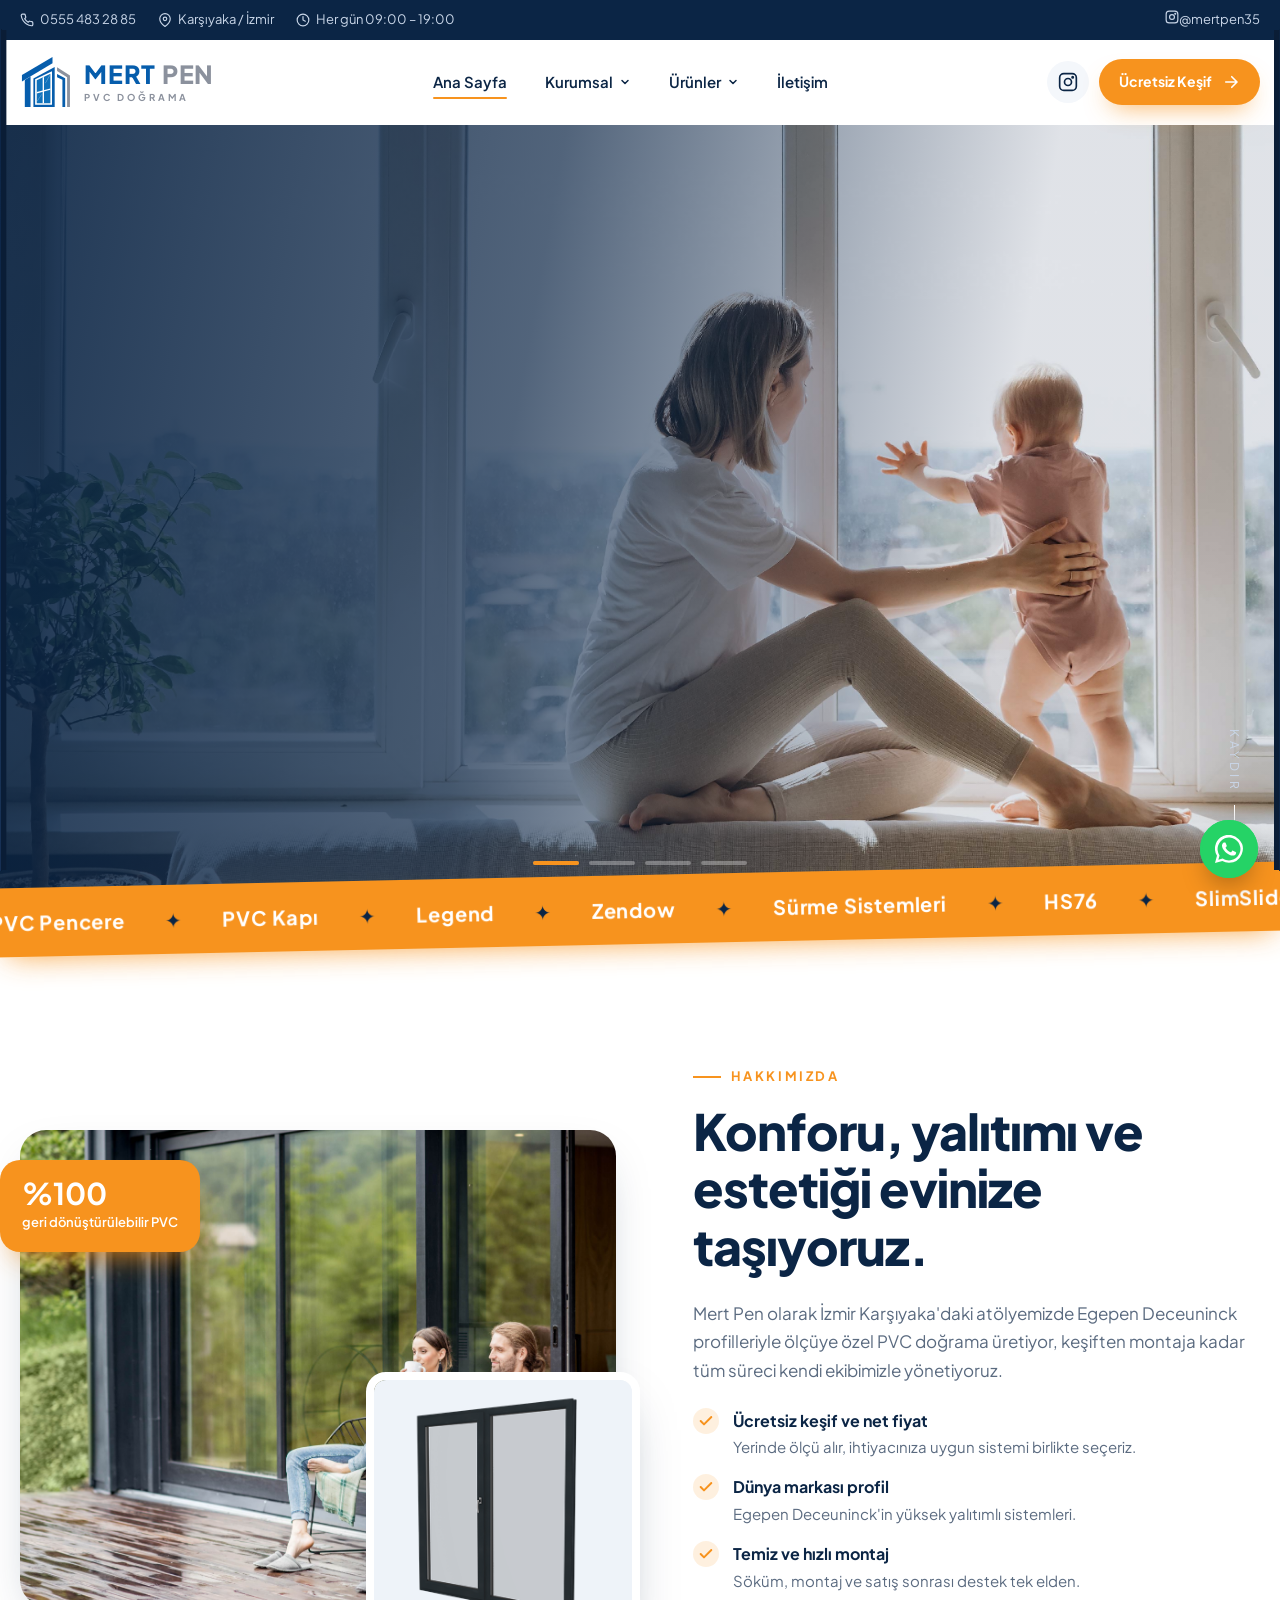
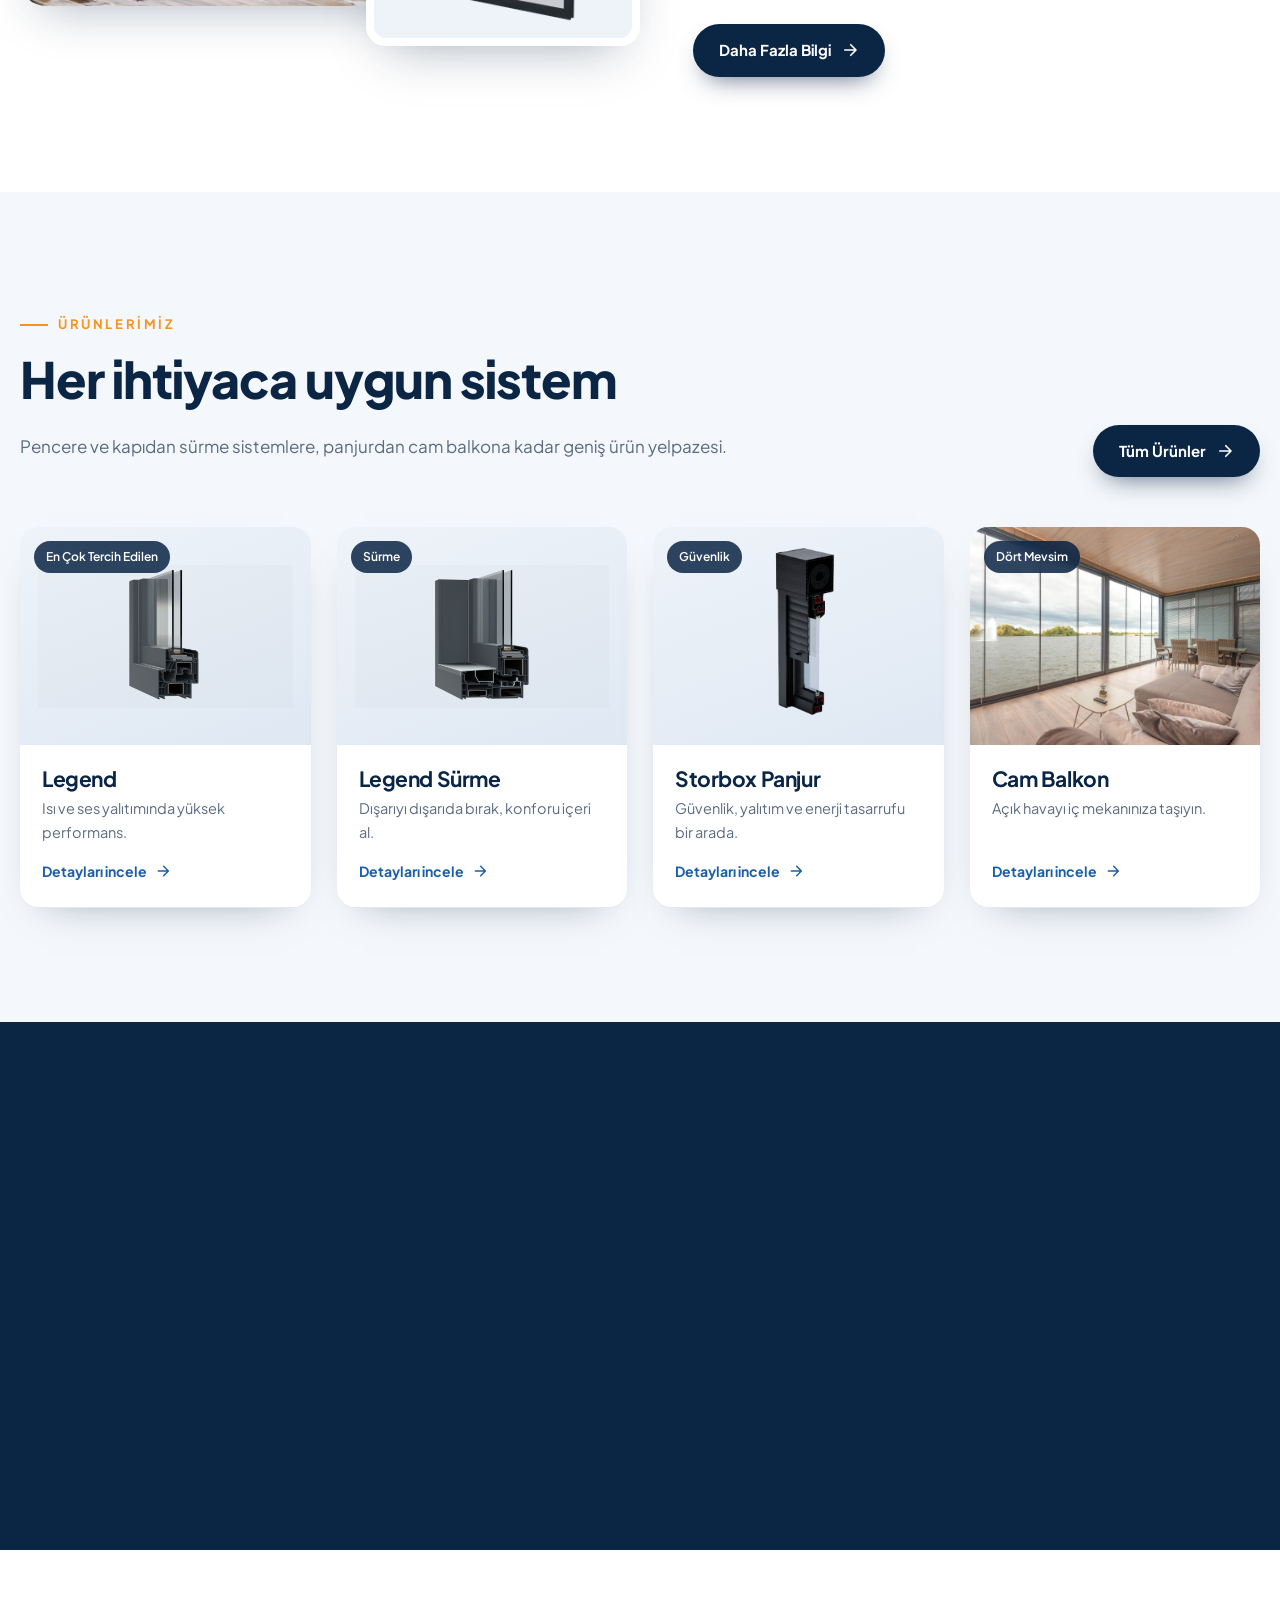
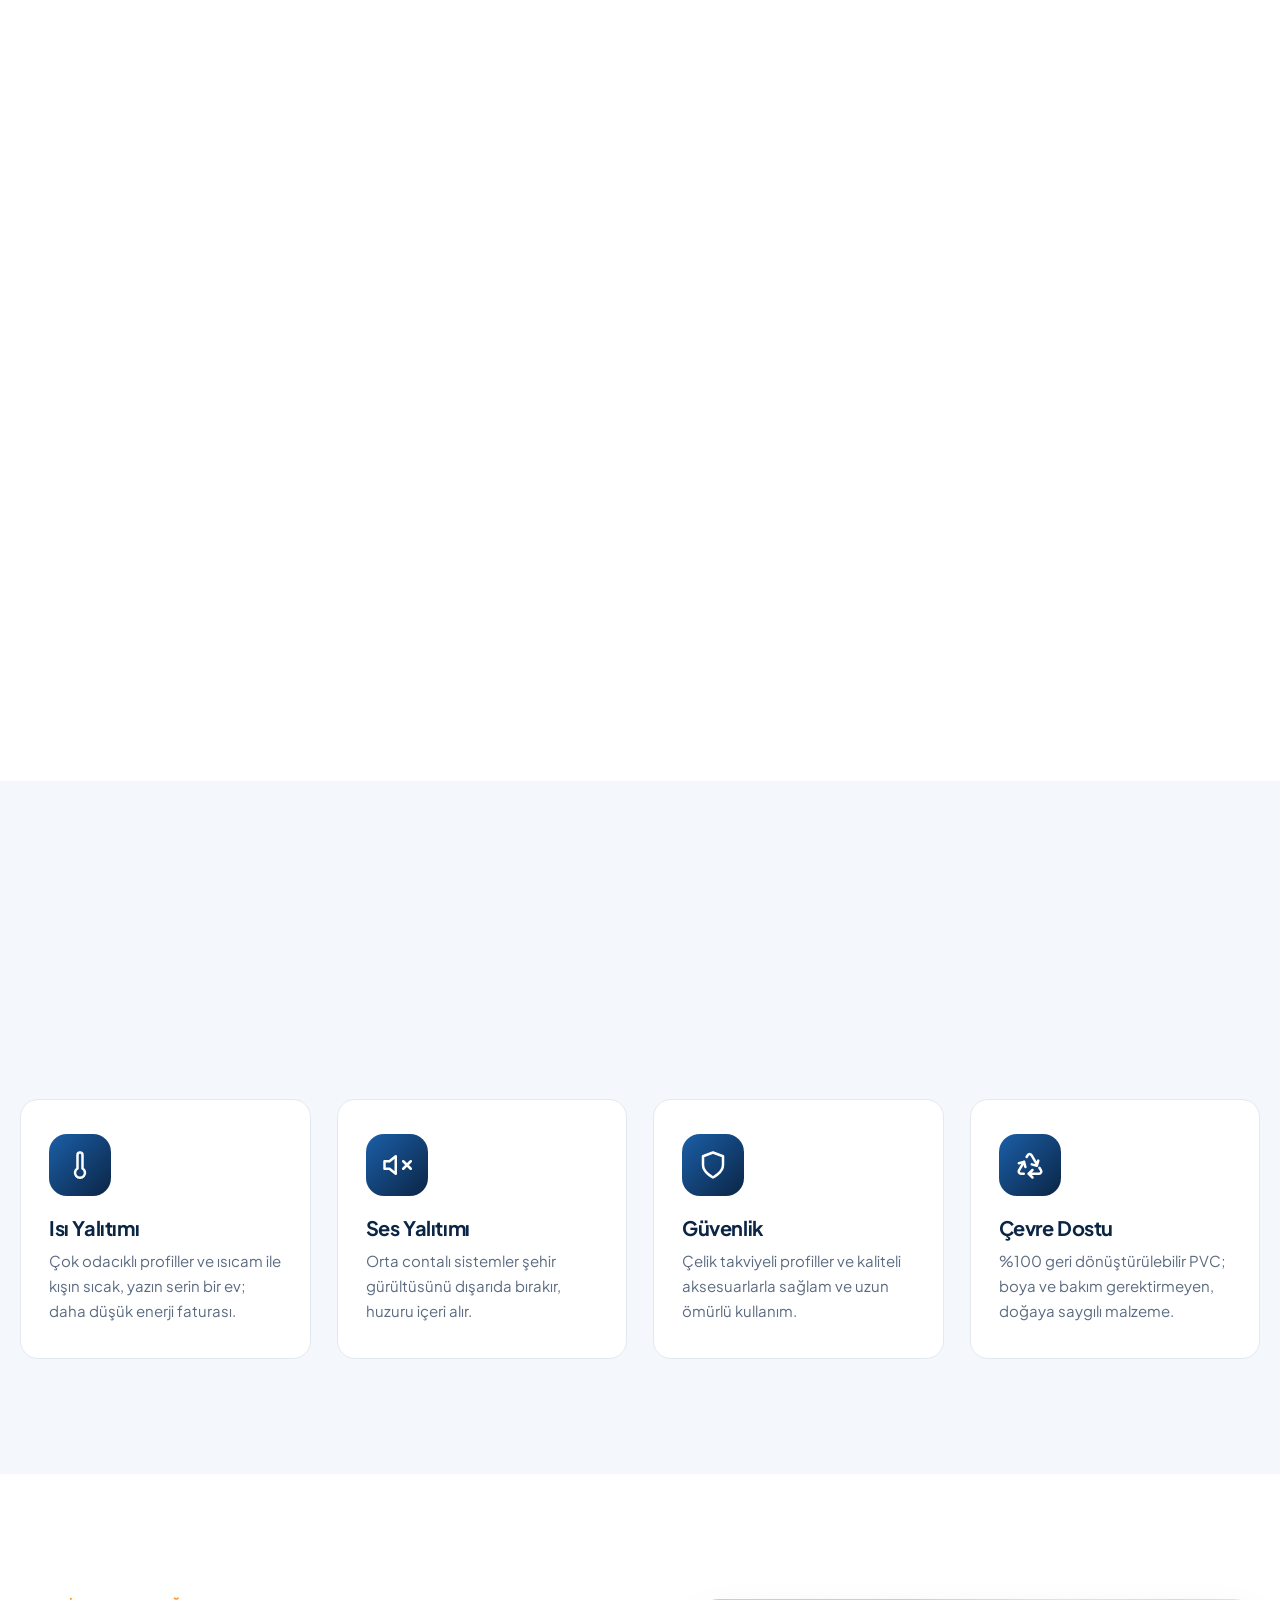
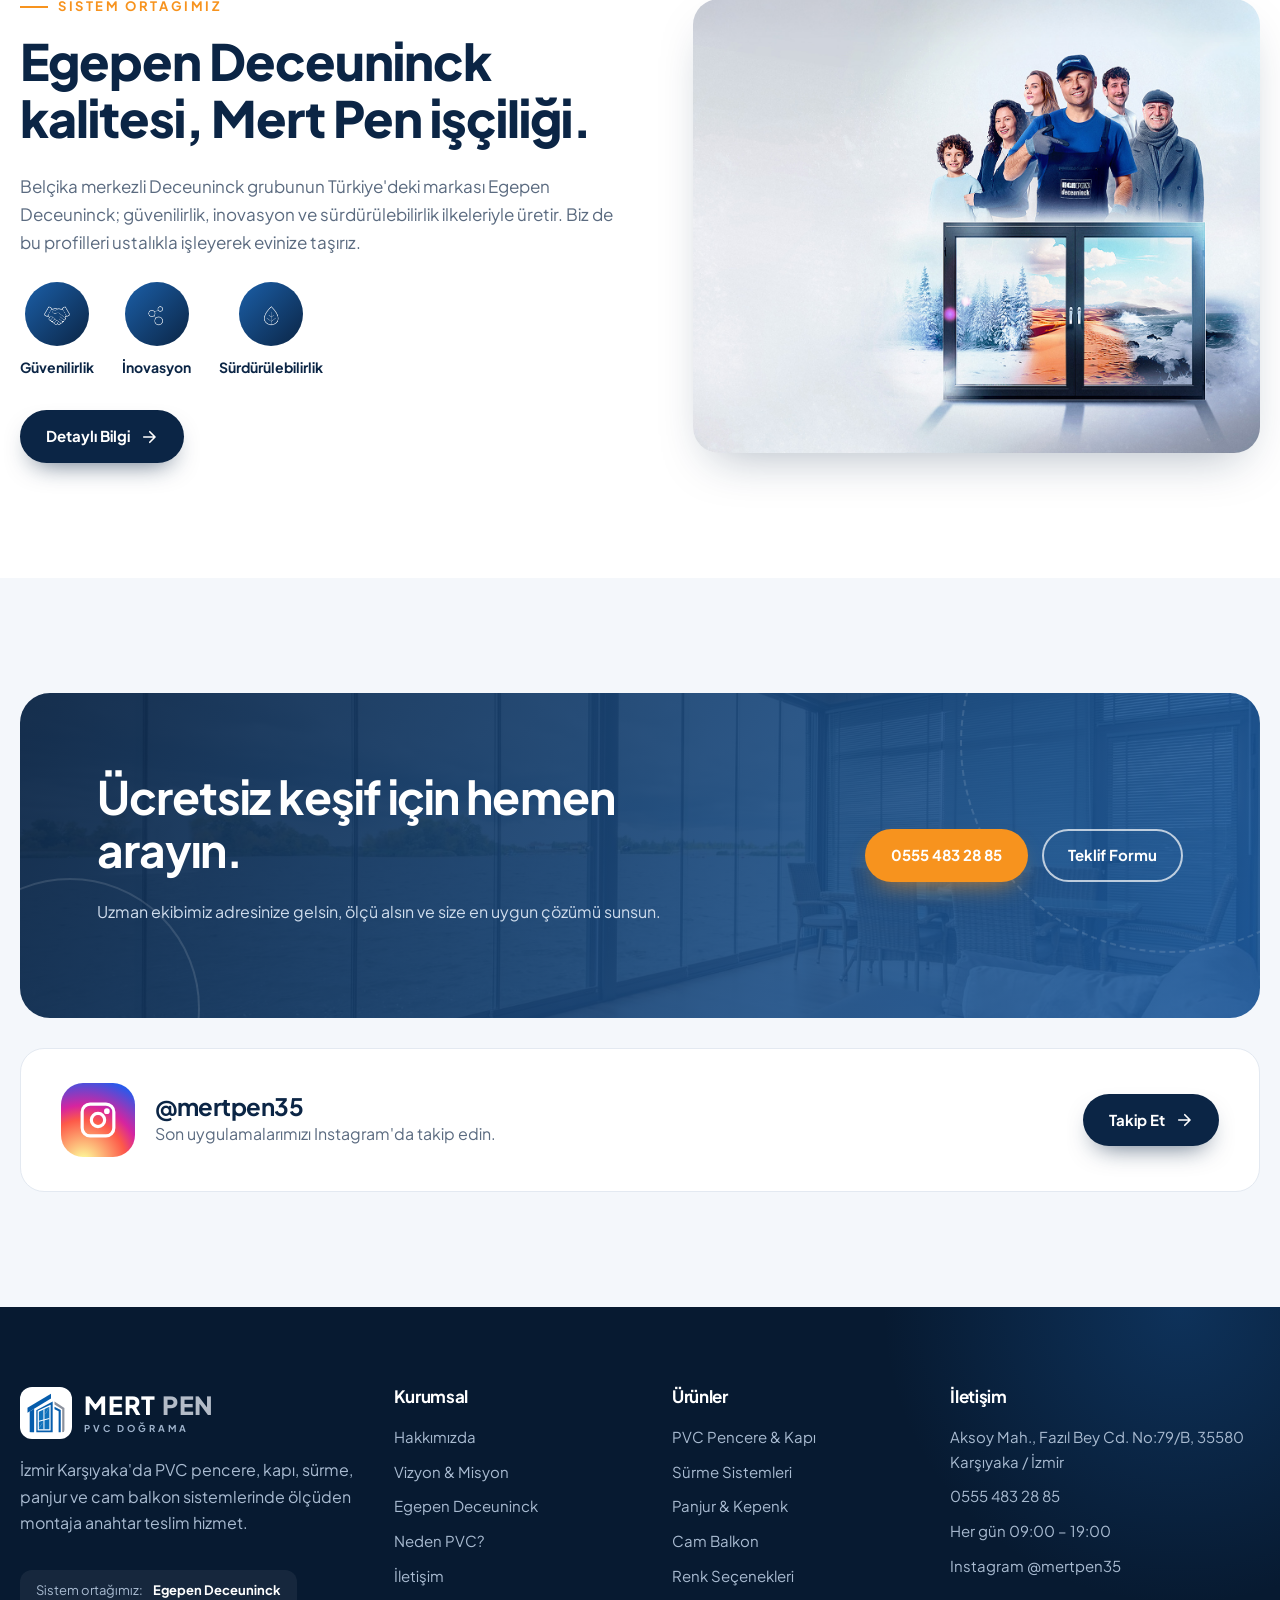
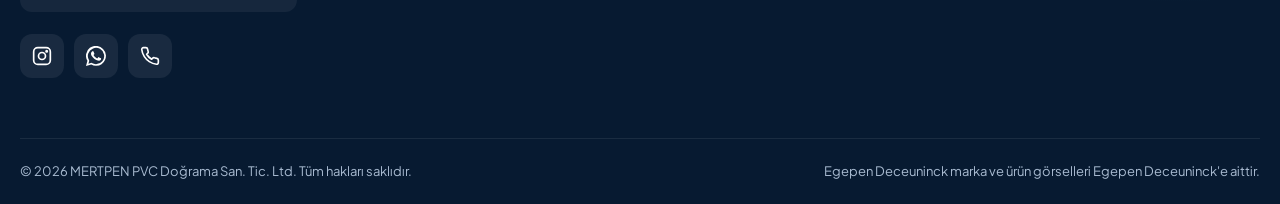
<file: index.html>
<!doctype html>
<html lang="tr">
<head>
  <meta charset="utf-8">
  <meta name="viewport" content="width=device-width, initial-scale=1">
  <title>Mert Pen | PVC Pencere, Kapı ve Cam Balkon – Karşıyaka İzmir</title>
  <meta name="description" content="Mert Pen, İzmir Karşıyaka'da Egepen Deceuninck sistemleriyle PVC pencere, kapı, sürme, panjur ve cam balkon üretimi ve montajı yapar. Ücretsiz keşif için arayın.">
  <link rel="icon" href="img/mark.svg" type="image/svg+xml">
  <link rel="preconnect" href="https://fonts.googleapis.com">
  <link rel="preconnect" href="https://fonts.gstatic.com" crossorigin>
  <link href="https://fonts.googleapis.com/css2?family=Plus+Jakarta+Sans:wght@400;500;600;700;800&display=swap" rel="stylesheet">
  <link rel="stylesheet" href="css/style.css?v=20261025">
</head>
<body data-page="home">

  <!-- Açılış animasyonu: pencere kanatları açılır -->
  <div class="intro" aria-hidden="true">
    <div class="intro__sash intro__sash--l"><i class="intro__handle"></i></div>
    <div class="intro__sash intro__sash--r"><i class="intro__handle"></i></div>
    <div class="intro__center">
      <div class="intro__mark">
        <svg viewBox="365 170 520 545">
          <polygon pathLength="1" style="--i:0" points="373,370 693,181 693,245 373,438" fill="#065DAC"/>
          <polygon pathLength="1" style="--i:1" points="403,421 463,386 463,705 403,705" fill="#065DAC"/>
          <polygon pathLength="1" style="--i:2" points="493,405 716,285 716,705 493,705" fill="#065DAC"/>
          <polygon pathLength="1" style="--i:3" points="511,413 688,330 688,681 511,681" fill="#fff"/>
          <polygon pathLength="1" style="--i:4" points="528,425 671,357 671,664 528,664" fill="#1072BB"/>
          <polygon pathLength="1" style="--i:5" points="590,396 604,389 604,664 590,664" fill="#fff"/>
          <polygon pathLength="1" style="--i:5" points="528,548 671,510 671,524 528,562" fill="#fff"/>
          <polygon pathLength="1" style="--i:6" points="662,372 668,369 622,452 616,455" fill="#fff" opacity=".55"/>
          <polygon pathLength="1" style="--i:6" points="576,574 582,571 536,642 530,645" fill="#fff" opacity=".55"/>
          <polygon pathLength="1" style="--i:7" points="741,358 826,403 826,705 797,705 797,420 741,392" fill="#065DAC"/>
          <polygon pathLength="1" style="--i:8" points="741,287 876,374 876,705 846,705 846,392 741,326" fill="#8B919D"/>
        </svg>
      </div>
      <div class="intro__word"><span>MERT</span><span>PEN</span></div>
      <div class="intro__tag">PVC DOĞRAMA</div>
    </div>
  </div>

  <main>
    <!-- HERO -->
    <section class="hero">
      <div class="hero__slides">
        <div class="hero__slide" style="background-image:url(img/hero1.jpg)"></div>
        <div class="hero__slide" style="background-image:url(img/hero2.jpg)"></div>
        <div class="hero__slide" style="background-image:url(img/offer.jpg)"></div>
        <div class="hero__slide" style="background-image:url(img/hero3.jpg)"></div>
      </div>
      <div class="container hero__inner">
        <span class="hero__eyebrow hero__fade"><i></i> Egepen Deceuninck sistemleriyle</span>
        <h1 class="hero__title">
          <span class="line"><span>Evinize</span></span>
          <span class="line"><span>açılan <span class="hl">yeni</span></span></span>
          <span class="line"><span>pencere.</span></span>
        </h1>
        <p class="hero__text hero__fade d1">Karşıyaka'dan tüm İzmir'e; PVC pencere, kapı, sürme, panjur ve cam balkonda ölçüden montaja anahtar teslim çözümler.</p>
        <div class="hero__actions hero__fade d2">
          <a class="btn" href="urunler.html">Ürünleri Keşfet <svg viewBox="0 0 24 24" fill="none" stroke="currentColor" stroke-width="2.2" stroke-linecap="round" stroke-linejoin="round"><path d="M5 12h14M13 5l7 7-7 7"/></svg></a>
          <a class="btn btn--ghost" href="iletisim.html#teklif">Ücretsiz Keşif İste</a>
        </div>
      </div>
      <aside class="hero__card hero__fade d3">
        <h4>Neden Mert Pen?</h4>
        <ul>
          <li><svg viewBox="0 0 24 24" fill="none" stroke="currentColor" stroke-width="3" stroke-linecap="round" stroke-linejoin="round"><path d="M20 6 9 17l-5-5"/></svg>Ücretsiz keşif & ölçü</li>
          <li><svg viewBox="0 0 24 24" fill="none" stroke="currentColor" stroke-width="3" stroke-linecap="round" stroke-linejoin="round"><path d="M20 6 9 17l-5-5"/></svg>Egepen Deceuninck profil</li>
          <li><svg viewBox="0 0 24 24" fill="none" stroke="currentColor" stroke-width="3" stroke-linecap="round" stroke-linejoin="round"><path d="M20 6 9 17l-5-5"/></svg>Uzman montaj ekibi</li>
          <li><svg viewBox="0 0 24 24" fill="none" stroke="currentColor" stroke-width="3" stroke-linecap="round" stroke-linejoin="round"><path d="M20 6 9 17l-5-5"/></svg>Haftanın 7 günü hizmet</li>
        </ul>
      </aside>
      <div class="hero__dots"></div>
      <div class="hero__scroll">KAYDIR</div>
    </section>

    <div class="marquee" aria-hidden="true">
      <div class="marquee__track">
        <span>PVC Pencere</span><span>PVC Kapı</span><span>Legend</span><span>Zendow</span><span>Sürme Sistemleri</span><span>HS76</span><span>SlimSlide</span><span>Storbox Panjur</span><span>Kepenk</span><span>Sineklik</span><span>Cam Balkon</span>
        <span>PVC Pencere</span><span>PVC Kapı</span><span>Legend</span><span>Zendow</span><span>Sürme Sistemleri</span><span>HS76</span><span>SlimSlide</span><span>Storbox Panjur</span><span>Kepenk</span><span>Sineklik</span><span>Cam Balkon</span>
      </div>
    </div>

    <!-- HAKKIMIZDA ÖZET -->
    <section class="section">
      <div class="container split">
        <div class="split__media" data-reveal="left">
          <div class="main"><img src="img/hero2.jpg" alt="Sürme PVC kapı ile açılan teras" loading="lazy"></div>
          <div class="sub"><img src="img/win-antrasit.png" alt="Antrasit PVC pencere" style="object-fit:contain;background:#eef3f9;padding:14px" loading="lazy"></div>
          <div class="split__badge"><strong>%100</strong><span>geri dönüştürülebilir PVC</span></div>
        </div>
        <div data-reveal="right">
          <span class="eyebrow">Hakkımızda</span>
          <h2 class="title">Konforu, yalıtımı ve estetiği evinize taşıyoruz.</h2>
          <p class="lead">Mert Pen olarak İzmir Karşıyaka'daki atölyemizde Egepen Deceuninck profilleriyle ölçüye özel PVC doğrama üretiyor, keşiften montaja kadar tüm süreci kendi ekibimizle yönetiyoruz.</p>
          <ul class="checks">
            <li><svg viewBox="0 0 24 24" fill="none" stroke="currentColor" stroke-width="3" stroke-linecap="round" stroke-linejoin="round"><path d="M20 6 9 17l-5-5"/></svg><div><strong>Ücretsiz keşif ve net fiyat</strong><span>Yerinde ölçü alır, ihtiyacınıza uygun sistemi birlikte seçeriz.</span></div></li>
            <li><svg viewBox="0 0 24 24" fill="none" stroke="currentColor" stroke-width="3" stroke-linecap="round" stroke-linejoin="round"><path d="M20 6 9 17l-5-5"/></svg><div><strong>Dünya markası profil</strong><span>Egepen Deceuninck'in yüksek yalıtımlı sistemleri.</span></div></li>
            <li><svg viewBox="0 0 24 24" fill="none" stroke="currentColor" stroke-width="3" stroke-linecap="round" stroke-linejoin="round"><path d="M20 6 9 17l-5-5"/></svg><div><strong>Temiz ve hızlı montaj</strong><span>Söküm, montaj ve satış sonrası destek tek elden.</span></div></li>
          </ul>
          <a class="btn btn--navy" href="kurumsal.html#hakkimizda">Daha Fazla Bilgi <svg viewBox="0 0 24 24" fill="none" stroke="currentColor" stroke-width="2.2" stroke-linecap="round" stroke-linejoin="round"><path d="M5 12h14M13 5l7 7-7 7"/></svg></a>
        </div>
      </div>
    </section>

    <!-- ÖNE ÇIKAN ÜRÜNLER -->
    <section class="section section--soft">
      <div class="container">
        <div class="section__head">
          <div data-reveal="up">
            <span class="eyebrow">Ürünlerimiz</span>
            <h2 class="title">Her ihtiyaca uygun sistem</h2>
            <p class="lead">Pencere ve kapıdan sürme sistemlere, panjurdan cam balkona kadar geniş ürün yelpazesi.</p>
          </div>
          <a class="btn btn--navy" href="urunler.html" data-reveal="up">Tüm Ürünler <svg viewBox="0 0 24 24" fill="none" stroke="currentColor" stroke-width="2.2" stroke-linecap="round" stroke-linejoin="round"><path d="M5 12h14M13 5l7 7-7 7"/></svg></a>
        </div>
        <div class="grid grid--4" id="featured"></div>
      </div>
    </section>

    <!-- RAKAMLAR -->
    <section class="section section--navy">
      <div class="container">
        <div class="center" style="margin-bottom:50px" data-reveal="up">
          <span class="eyebrow">Rakamlarla</span>
          <h2 class="title">Yalıtımda fark yaratan değerler</h2>
        </div>
        <div class="stats">
          <div class="stat" data-reveal="flip" style="--d:0s"><div class="stat__num" data-count="6">0</div><div class="stat__label">odacıklı Legend profil yapısı</div></div>
          <div class="stat" data-reveal="flip" style="--d:.1s"><div class="stat__num" data-count="0.92">0</div><div class="stat__label">W/m²K ısı iletkenlik (Uf)</div></div>
          <div class="stat" data-reveal="flip" style="--d:.2s"><div class="stat__num" data-count="100" data-prefix="%">0</div><div class="stat__label">geri dönüştürülebilir PVC</div></div>
          <div class="stat" data-reveal="flip" style="--d:.3s"><div class="stat__num" data-count="7" data-suffix="/7">0</div><div class="stat__label">gün açık, 09:00 – 19:00</div></div>
        </div>
      </div>
    </section>

    <!-- RENK DÖNÜŞÜMLÜ PENCERE -->
    <section class="section">
      <div class="container showcase">
        <div class="showcase__stage" data-reveal="zoom">
          <img src="img/win-antrasit.png" alt="Antrasit gri PVC pencere">
          <img src="img/win-vizon.png" alt="Vizon PVC pencere">
          <img src="img/win-antikmese.png" alt="Antik meşe PVC pencere">
          <img src="img/surme.png" alt="Sürme PVC kapı">
        </div>
        <div data-reveal="right">
          <span class="eyebrow">Renk & Doku</span>
          <h2 class="title">Cephenize karakter katan renkler</h2>
          <p class="lead">Beyazın ötesine geçin. Ahşap dokulu laminelerden metalik tonlara kadar onlarca seçenekle pencereleriniz evinizin stiline uyum sağlar.</p>
          <div class="showcase__tabs">
            <button class="chip">Antrasit Gri</button>
            <button class="chip">Vizon</button>
            <button class="chip">Antik Meşe</button>
            <button class="chip">Sürme</button>
          </div>
          <div style="margin-top:28px"><a class="btn" href="urunler.html#renkler">Tüm Renkler <svg viewBox="0 0 24 24" fill="none" stroke="currentColor" stroke-width="2.2" stroke-linecap="round" stroke-linejoin="round"><path d="M5 12h14M13 5l7 7-7 7"/></svg></a></div>
        </div>
      </div>
    </section>

    <!-- AVANTAJLAR -->
    <section class="section section--soft">
      <div class="container">
        <div class="center" style="margin-bottom:50px" data-reveal="up">
          <span class="eyebrow">Avantajlar</span>
          <h2 class="title">Neden PVC pencere?</h2>
          <p class="lead">Doğru profil ve doğru montaj, yıllarca sürecek konfor ve tasarruf demek.</p>
        </div>
        <div class="grid grid--4">
          <div class="feature" data-reveal="up" style="--d:0s">
            <div class="feature__icon"><svg viewBox="0 0 24 24" fill="none" stroke="currentColor" stroke-width="2" stroke-linecap="round" stroke-linejoin="round"><path d="M14 14.8V4a2 2 0 0 0-4 0v10.8a4 4 0 1 0 4 0z"/></svg></div>
            <h3>Isı Yalıtımı</h3><p>Çok odacıklı profiller ve ısıcam ile kışın sıcak, yazın serin bir ev; daha düşük enerji faturası.</p>
          </div>
          <div class="feature" data-reveal="up" style="--d:.1s">
            <div class="feature__icon"><svg viewBox="0 0 24 24" fill="none" stroke="currentColor" stroke-width="2" stroke-linecap="round" stroke-linejoin="round"><path d="M11 5 6 9H2v6h4l5 4V5z"/><path d="m23 9-6 6M17 9l6 6"/></svg></div>
            <h3>Ses Yalıtımı</h3><p>Orta contalı sistemler şehir gürültüsünü dışarıda bırakır, huzuru içeri alır.</p>
          </div>
          <div class="feature" data-reveal="up" style="--d:.2s">
            <div class="feature__icon"><svg viewBox="0 0 24 24" fill="none" stroke="currentColor" stroke-width="2" stroke-linecap="round" stroke-linejoin="round"><path d="M12 22s8-4 8-10V5l-8-3-8 3v7c0 6 8 10 8 10z"/></svg></div>
            <h3>Güvenlik</h3><p>Çelik takviyeli profiller ve kaliteli aksesuarlarla sağlam ve uzun ömürlü kullanım.</p>
          </div>
          <div class="feature" data-reveal="up" style="--d:.3s">
            <div class="feature__icon"><svg viewBox="0 0 24 24" fill="none" stroke="currentColor" stroke-width="2" stroke-linecap="round" stroke-linejoin="round"><path d="M7 19H4.8a1.8 1.8 0 0 1-1.6-2.7L7.2 9.5M11 19h8.2a1.8 1.8 0 0 0 1.6-2.7l-1.3-2.1"/><path d="m14 16-3 3 3 3M8.3 13.6 7.2 9.5 3.1 10.6M9.3 5.6l.9-1.5a1.8 1.8 0 0 1 3 0l4 6.8M13.4 11.5l4.1 1.1 1.1-4.1"/></svg></div>
            <h3>Çevre Dostu</h3><p>%100 geri dönüştürülebilir PVC; boya ve bakım gerektirmeyen, doğaya saygılı malzeme.</p>
          </div>
        </div>
      </div>
    </section>

    <!-- EGEPEN BANDI -->
    <section class="section">
      <div class="container split">
        <div data-reveal="left">
          <span class="eyebrow">Sistem Ortağımız</span>
          <h2 class="title">Egepen Deceuninck kalitesi, Mert Pen işçiliği.</h2>
          <p class="lead">Belçika merkezli Deceuninck grubunun Türkiye'deki markası Egepen Deceuninck; güvenilirlik, inovasyon ve sürdürülebilirlik ilkeleriyle üretir. Biz de bu profilleri ustalıkla işleyerek evinize taşırız.</p>
          <div style="display:flex;gap:28px;margin:26px 0 30px;flex-wrap:wrap">
            <div style="text-align:center"><img src="img/reliability.png" alt="" width="64" height="64" style="margin:0 auto 8px;background:linear-gradient(135deg,#1B5FA8,#0B2545);border-radius:50%;padding:12px"><strong style="color:var(--navy);font-size:14px">Güvenilirlik</strong></div>
            <div style="text-align:center"><img src="img/innovation.png" alt="" width="64" height="64" style="margin:0 auto 8px;background:linear-gradient(135deg,#1B5FA8,#0B2545);border-radius:50%;padding:12px"><strong style="color:var(--navy);font-size:14px">İnovasyon</strong></div>
            <div style="text-align:center"><img src="img/sustainability.png" alt="" width="64" height="64" style="margin:0 auto 8px;background:linear-gradient(135deg,#1B5FA8,#0B2545);border-radius:50%;padding:12px"><strong style="color:var(--navy);font-size:14px">Sürdürülebilirlik</strong></div>
          </div>
          <a class="btn btn--navy" href="kurumsal.html#egepen">Detaylı Bilgi <svg viewBox="0 0 24 24" fill="none" stroke="currentColor" stroke-width="2.2" stroke-linecap="round" stroke-linejoin="round"><path d="M5 12h14M13 5l7 7-7 7"/></svg></a>
        </div>
        <div class="split__media" data-reveal="right">
          <div class="main"><img src="img/banner4.jpg" alt="Egepen Deceuninck pencere" style="object-position:75% 50%" loading="lazy"></div>
        </div>
      </div>
    </section>

    <!-- CTA + INSTAGRAM -->
    <section class="section section--soft">
      <div class="container">
        <div class="cta" data-reveal="zoom">
          <span class="cta__ring cta__ring--1"></span><span class="cta__ring cta__ring--2"></span>
          <div>
            <h2>Ücretsiz keşif için hemen arayın.</h2>
            <p>Uzman ekibimiz adresinize gelsin, ölçü alsın ve size en uygun çözümü sunsun.</p>
          </div>
          <div class="cta__actions">
            <a class="btn" href="tel:+905554832885">0555 483 28 85</a>
            <a class="btn btn--ghost" href="iletisim.html#teklif">Teklif Formu</a>
          </div>
        </div>

        <div class="ig-band" style="margin-top:30px" data-reveal="up">
          <div class="ig-band__left">
            <div class="ig-logo"><svg viewBox="0 0 24 24" fill="none" stroke="currentColor" stroke-width="2" stroke-linecap="round" stroke-linejoin="round"><rect x="2" y="2" width="20" height="20" rx="5"/><circle cx="12" cy="12" r="4.2"/><circle cx="17.6" cy="6.4" r=".8" fill="currentColor"/></svg></div>
            <div><h3>@mertpen35</h3><p>Son uygulamalarımızı Instagram'da takip edin.</p></div>
          </div>
          <a class="btn btn--navy" href="https://www.instagram.com/mertpen35/" target="_blank" rel="noopener">Takip Et <svg viewBox="0 0 24 24" fill="none" stroke="currentColor" stroke-width="2.2" stroke-linecap="round" stroke-linejoin="round"><path d="M5 12h14M13 5l7 7-7 7"/></svg></a>
        </div>
      </div>
    </section>
  </main>

  <script src="js/site.js?v=20261025"></script>
</body>
</html>
</file>
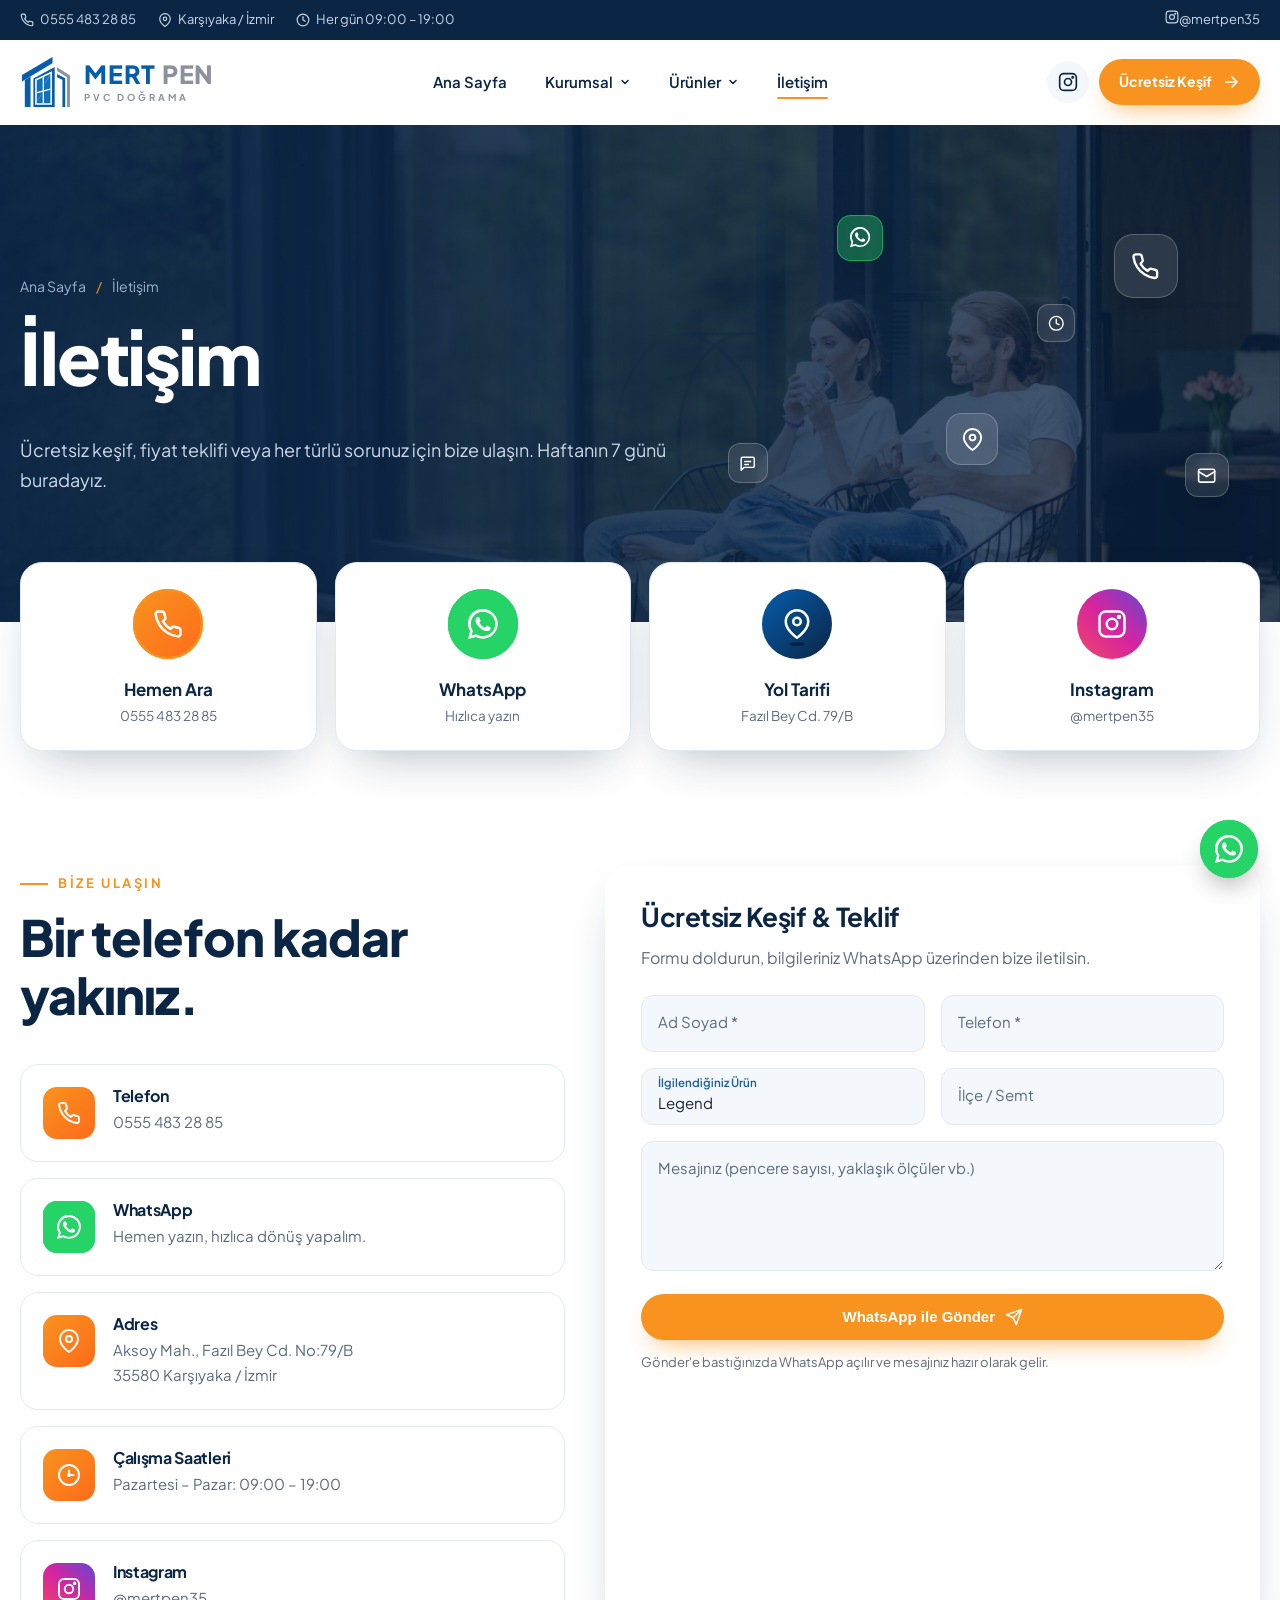
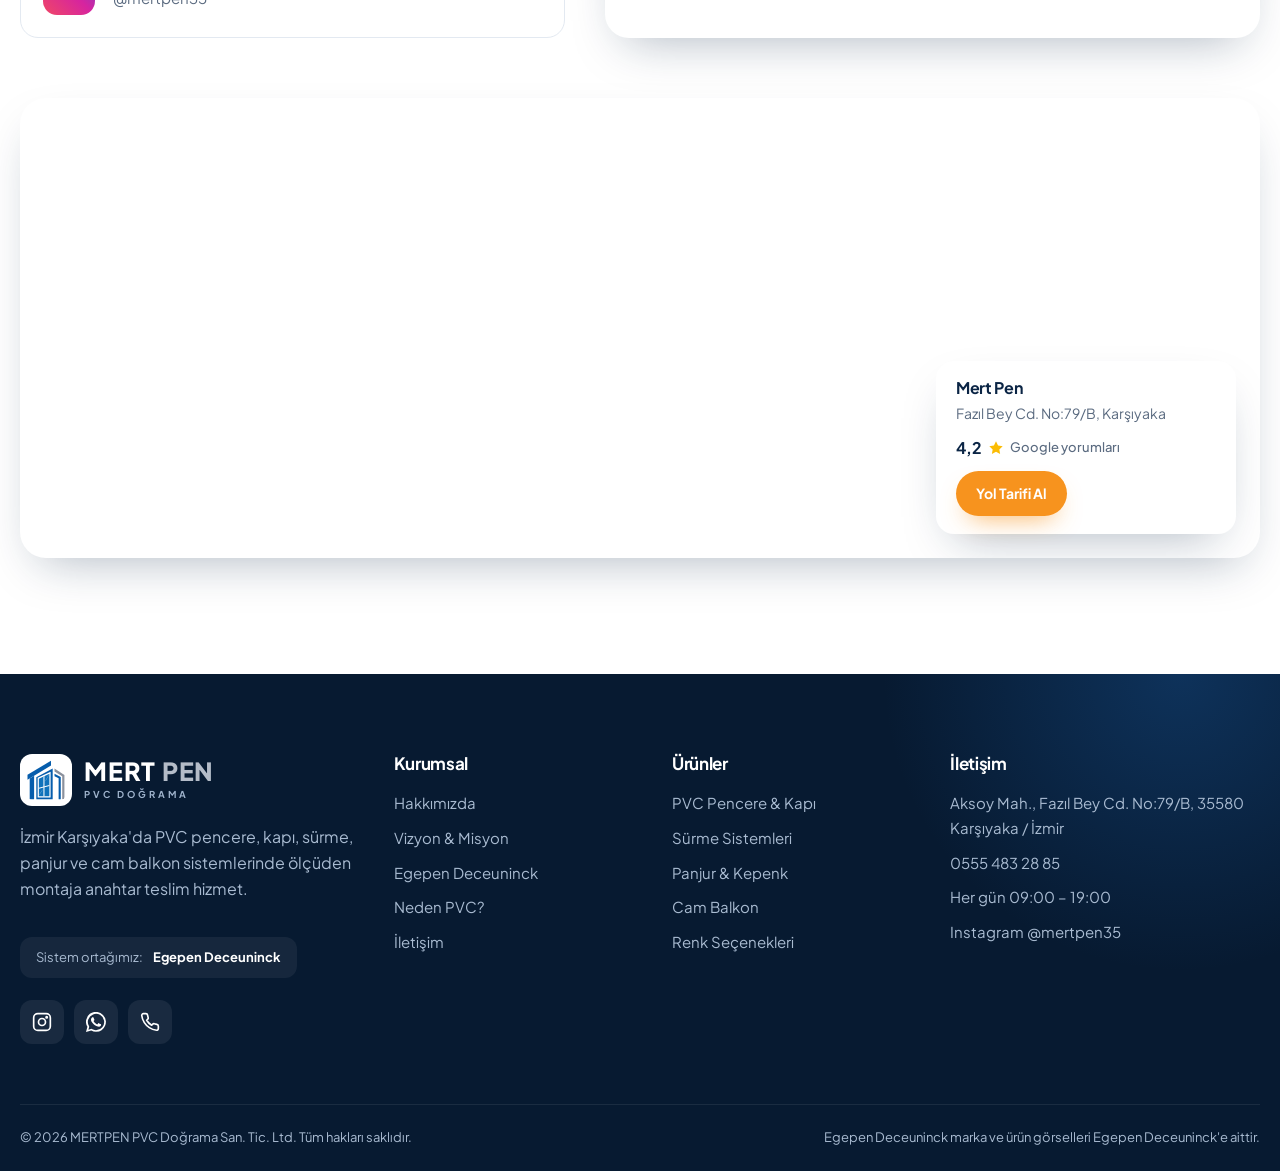
<file: iletisim.html>
<!doctype html>
<html lang="tr">
<head>
  <meta charset="utf-8">
  <meta name="viewport" content="width=device-width, initial-scale=1">
  <title>İletişim | Mert Pen – Karşıyaka İzmir</title>
  <meta name="description" content="Mert Pen iletişim: Aksoy Mah. Fazıl Bey Cd. No:79/B Karşıyaka/İzmir. Tel: 0555 483 28 85. Her gün 09:00-19:00. Ücretsiz keşif ve fiyat teklifi.">
  <link rel="icon" href="img/mark.svg" type="image/svg+xml">
  <link rel="preconnect" href="https://fonts.googleapis.com">
  <link rel="preconnect" href="https://fonts.gstatic.com" crossorigin>
  <link href="https://fonts.googleapis.com/css2?family=Plus+Jakarta+Sans:wght@400;500;600;700;800&display=swap" rel="stylesheet">
  <link rel="stylesheet" href="css/style.css?v=20261025">
</head>
<body data-page="iletisim">
  <main>
    <section class="page-hero">
      <div class="page-hero__bg" data-parallax="0.3" style="background-image:url(img/hero2.jpg)"></div>
      <!-- Arka planda süzülen iletişim ikonları -->
      <div class="floats" aria-hidden="true">
        <span class="float-ic" style="right:8%;top:22%;--s:64px;--t:8s"><svg viewBox="0 0 24 24" fill="none" stroke="currentColor" stroke-width="2" stroke-linecap="round" stroke-linejoin="round"><path d="M22 16.9v3a2 2 0 0 1-2.2 2 19.8 19.8 0 0 1-8.6-3.1 19.5 19.5 0 0 1-6-6A19.8 19.8 0 0 1 2.1 4.2 2 2 0 0 1 4.1 2h3a2 2 0 0 1 2 1.7c.1 1 .4 1.9.7 2.8a2 2 0 0 1-.5 2.1L8 9.9a16 16 0 0 0 6 6l1.3-1.3a2 2 0 0 1 2.1-.4c.9.3 1.8.6 2.8.7a2 2 0 0 1 1.7 2z"/></svg></span>
        <span class="float-ic" style="right:22%;top:58%;--s:52px;--t:10s;--dl:-3s"><svg viewBox="0 0 24 24" fill="none" stroke="currentColor" stroke-width="2" stroke-linecap="round" stroke-linejoin="round"><path d="M21 10c0 7-9 13-9 13S3 17 3 10a9 9 0 0 1 18 0z"/><circle cx="12" cy="10" r="3"/></svg></span>
        <span class="float-ic float-ic--wa" style="right:31%;top:18%;--s:46px;--t:9s;--dl:-5s"><svg viewBox="0 0 24 24" fill="currentColor"><path d="M17.5 14.4c-.3-.1-1.8-.9-2-1-.3-.1-.5-.1-.7.1-.2.3-.8 1-.9 1.2-.2.2-.3.2-.6.1-.3-.1-1.3-.5-2.4-1.5-.9-.8-1.5-1.8-1.7-2.1-.2-.3 0-.5.1-.6l.4-.5c.2-.2.2-.3.3-.5.1-.2 0-.4 0-.5l-.9-2.2c-.2-.6-.5-.5-.7-.5h-.6c-.2 0-.5.1-.8.4-.3.3-1 1-1 2.5s1.1 2.9 1.2 3.1c.1.2 2.1 3.2 5.1 4.5.7.3 1.3.5 1.7.6.7.2 1.4.2 1.9.1.6-.1 1.8-.7 2-1.4.2-.7.2-1.3.2-1.4-.1-.1-.3-.2-.6-.3zM12 21.8c-1.8 0-3.5-.5-5-1.4l-.4-.2-3.7 1 1-3.6-.2-.4A9.8 9.8 0 1 1 12 21.8zm8.4-18.2A11.8 11.8 0 0 0 1.7 17.8L0 24l6.3-1.7a11.8 11.8 0 0 0 5.7 1.4A11.8 11.8 0 0 0 20.4 3.6z"/></svg></span>
        <span class="float-ic" style="right:4%;top:66%;--s:44px;--t:11s;--dl:-2s"><svg viewBox="0 0 24 24" fill="none" stroke="currentColor" stroke-width="2" stroke-linecap="round" stroke-linejoin="round"><rect x="2" y="4" width="20" height="16" rx="2"/><path d="m22 7-10 6L2 7"/></svg></span>
        <span class="float-ic" style="right:16%;top:36%;--s:38px;--t:7s;--dl:-4s"><svg viewBox="0 0 24 24" fill="none" stroke="currentColor" stroke-width="2" stroke-linecap="round" stroke-linejoin="round"><circle cx="12" cy="12" r="10"/><path d="M12 6v6l4 2"/></svg></span>
        <span class="float-ic" style="right:40%;top:64%;--s:40px;--t:12s;--dl:-6s"><svg viewBox="0 0 24 24" fill="none" stroke="currentColor" stroke-width="2" stroke-linecap="round" stroke-linejoin="round"><path d="M21 15a2 2 0 0 1-2 2H7l-4 4V5a2 2 0 0 1 2-2h14a2 2 0 0 1 2 2z"/><path d="M8 9h8M8 13h5"/></svg></span>
      </div>
      <div class="container">
        <div class="crumbs" data-reveal="down"><a href="index.html">Ana Sayfa</a> <span>/</span> İletişim</div>
        <h1 data-reveal="up">İletişim</h1>
        <p data-reveal="up" style="--d:.1s">Ücretsiz keşif, fiyat teklifi veya her türlü sorunuz için bize ulaşın. Haftanın 7 günü buradayız.</p>
      </div>
    </section>

    <!-- Hızlı iletişim: animasyonlu ikon kartları -->
    <section class="quick">
      <div class="container quick__grid">
        <a class="qa qa--phone" href="tel:+905554832885" data-reveal="up" style="--d:0s">
          <span class="qa__icon"><svg viewBox="0 0 24 24" fill="none" stroke="currentColor" stroke-width="2" stroke-linecap="round" stroke-linejoin="round"><path d="M22 16.9v3a2 2 0 0 1-2.2 2 19.8 19.8 0 0 1-8.6-3.1 19.5 19.5 0 0 1-6-6A19.8 19.8 0 0 1 2.1 4.2 2 2 0 0 1 4.1 2h3a2 2 0 0 1 2 1.7c.1 1 .4 1.9.7 2.8a2 2 0 0 1-.5 2.1L8 9.9a16 16 0 0 0 6 6l1.3-1.3a2 2 0 0 1 2.1-.4c.9.3 1.8.6 2.8.7a2 2 0 0 1 1.7 2z"/></svg><i class="qa__wave"></i><i class="qa__wave qa__wave--2"></i></span>
          <strong>Hemen Ara</strong><small>0555 483 28 85</small>
        </a>
        <a class="qa qa--wa" href="https://wa.me/905554832885?text=Merhaba%2C%20bilgi%20almak%20istiyorum." target="_blank" rel="noopener" data-reveal="up" style="--d:.08s">
          <span class="qa__icon"><svg viewBox="0 0 24 24" fill="currentColor"><path d="M17.5 14.4c-.3-.1-1.8-.9-2-1-.3-.1-.5-.1-.7.1-.2.3-.8 1-.9 1.2-.2.2-.3.2-.6.1-.3-.1-1.3-.5-2.4-1.5-.9-.8-1.5-1.8-1.7-2.1-.2-.3 0-.5.1-.6l.4-.5c.2-.2.2-.3.3-.5.1-.2 0-.4 0-.5l-.9-2.2c-.2-.6-.5-.5-.7-.5h-.6c-.2 0-.5.1-.8.4-.3.3-1 1-1 2.5s1.1 2.9 1.2 3.1c.1.2 2.1 3.2 5.1 4.5.7.3 1.3.5 1.7.6.7.2 1.4.2 1.9.1.6-.1 1.8-.7 2-1.4.2-.7.2-1.3.2-1.4-.1-.1-.3-.2-.6-.3zM12 21.8c-1.8 0-3.5-.5-5-1.4l-.4-.2-3.7 1 1-3.6-.2-.4A9.8 9.8 0 1 1 12 21.8zm8.4-18.2A11.8 11.8 0 0 0 1.7 17.8L0 24l6.3-1.7a11.8 11.8 0 0 0 5.7 1.4A11.8 11.8 0 0 0 20.4 3.6z"/></svg><i class="qa__wave"></i><i class="qa__wave qa__wave--2"></i></span>
          <strong>WhatsApp</strong><small>Hızlıca yazın</small>
        </a>
        <a class="qa qa--pin" href="https://www.google.com/maps/dir/?api=1&destination=MERTPEN%20PVC%20DO%C4%9ERAMA%2C%20Fazil%20Bey%20Cd.%2079%2FB%2C%2035580%20Kar%C5%9F%C4%B1yaka%2F%C4%B0zmir" target="_blank" rel="noopener" data-reveal="up" style="--d:.16s">
          <span class="qa__icon"><svg viewBox="0 0 24 24" fill="none" stroke="currentColor" stroke-width="2" stroke-linecap="round" stroke-linejoin="round"><path d="M21 10c0 7-9 13-9 13S3 17 3 10a9 9 0 0 1 18 0z"/><circle cx="12" cy="10" r="3"/></svg><i class="qa__shadow"></i></span>
          <strong>Yol Tarifi</strong><small>Fazıl Bey Cd. 79/B</small>
        </a>
        <a class="qa qa--ig" href="https://www.instagram.com/mertpen35/" target="_blank" rel="noopener" data-reveal="up" style="--d:.24s">
          <span class="qa__icon"><svg viewBox="0 0 24 24" fill="none" stroke="currentColor" stroke-width="2" stroke-linecap="round" stroke-linejoin="round"><rect x="2" y="2" width="20" height="20" rx="5"/><circle cx="12" cy="12" r="4.2"/><circle cx="17.6" cy="6.4" r=".8" fill="currentColor"/></svg></span>
          <strong>Instagram</strong><small>@mertpen35</small>
        </a>
      </div>
    </section>

    <section class="section" id="teklif" style="scroll-margin-top:60px">
      <div class="container contact">
        <div class="cinfo">
          <div data-reveal="up">
            <span class="eyebrow">Bize Ulaşın</span>
            <h2 class="title">Bir telefon kadar yakınız.</h2>
          </div>
          <a class="cinfo__item" href="tel:+905554832885" data-reveal="left" style="--d:0s">
            <span class="cinfo__icon ic-ring"><svg viewBox="0 0 24 24" fill="none" stroke="currentColor" stroke-width="2" stroke-linecap="round" stroke-linejoin="round"><path d="M22 16.9v3a2 2 0 0 1-2.2 2 19.8 19.8 0 0 1-8.6-3.1 19.5 19.5 0 0 1-6-6A19.8 19.8 0 0 1 2.1 4.2 2 2 0 0 1 4.1 2h3a2 2 0 0 1 2 1.7c.1 1 .4 1.9.7 2.8a2 2 0 0 1-.5 2.1L8 9.9a16 16 0 0 0 6 6l1.3-1.3a2 2 0 0 1 2.1-.4c.9.3 1.8.6 2.8.7a2 2 0 0 1 1.7 2z"/></svg></span>
            <div><h4>Telefon</h4><p>0555 483 28 85</p></div>
          </a>
          <a class="cinfo__item" href="https://wa.me/905554832885?text=Merhaba%2C%20bilgi%20almak%20istiyorum." target="_blank" rel="noopener" data-reveal="left" style="--d:.08s">
            <span class="cinfo__icon ic-pulse" style="background:#25D366"><svg viewBox="0 0 24 24" fill="currentColor"><path d="M17.5 14.4c-.3-.1-1.8-.9-2-1-.3-.1-.5-.1-.7.1-.2.3-.8 1-.9 1.2-.2.2-.3.2-.6.1-.3-.1-1.3-.5-2.4-1.5-.9-.8-1.5-1.8-1.7-2.1-.2-.3 0-.5.1-.6l.4-.5c.2-.2.2-.3.3-.5.1-.2 0-.4 0-.5l-.9-2.2c-.2-.6-.5-.5-.7-.5h-.6c-.2 0-.5.1-.8.4-.3.3-1 1-1 2.5s1.1 2.9 1.2 3.1c.1.2 2.1 3.2 5.1 4.5.7.3 1.3.5 1.7.6.7.2 1.4.2 1.9.1.6-.1 1.8-.7 2-1.4.2-.7.2-1.3.2-1.4-.1-.1-.3-.2-.6-.3zM12 21.8c-1.8 0-3.5-.5-5-1.4l-.4-.2-3.7 1 1-3.6-.2-.4A9.8 9.8 0 1 1 12 21.8zm8.4-18.2A11.8 11.8 0 0 0 1.7 17.8L0 24l6.3-1.7a11.8 11.8 0 0 0 5.7 1.4A11.8 11.8 0 0 0 20.4 3.6z"/></svg></span>
            <div><h4>WhatsApp</h4><p>Hemen yazın, hızlıca dönüş yapalım.</p></div>
          </a>
          <a class="cinfo__item" href="https://www.google.com/maps/search/?api=1&query=MERTPEN%20PVC%20DO%C4%9ERAMA%2C%20Fazil%20Bey%20Cd.%2079%2FB%2C%2035580%20Kar%C5%9F%C4%B1yaka%2F%C4%B0zmir" target="_blank" rel="noopener" data-reveal="left" style="--d:.16s">
            <span class="cinfo__icon ic-bounce"><svg viewBox="0 0 24 24" fill="none" stroke="currentColor" stroke-width="2" stroke-linecap="round" stroke-linejoin="round"><path d="M21 10c0 7-9 13-9 13S3 17 3 10a9 9 0 0 1 18 0z"/><circle cx="12" cy="10" r="3"/></svg></span>
            <div><h4>Adres</h4><p>Aksoy Mah., Fazıl Bey Cd. No:79/B<br>35580 Karşıyaka / İzmir</p></div>
          </a>
          <div class="cinfo__item" data-reveal="left" style="--d:.24s">
            <span class="cinfo__icon ic-clock"><svg viewBox="0 0 24 24" fill="none" stroke="currentColor" stroke-width="2" stroke-linecap="round" stroke-linejoin="round"><circle cx="12" cy="12" r="10"/><line class="hand-h" x1="12" y1="12" x2="12" y2="7.5"/><line class="hand-m" x1="12" y1="12" x2="16.5" y2="12"/><circle cx="12" cy="12" r="1" fill="currentColor"/></svg></span>
            <div><h4>Çalışma Saatleri</h4><p>Pazartesi – Pazar: 09:00 – 19:00</p></div>
          </div>
          <a class="cinfo__item" href="https://www.instagram.com/mertpen35/" target="_blank" rel="noopener" data-reveal="left" style="--d:.32s">
            <span class="cinfo__icon ic-ig"><svg viewBox="0 0 24 24" fill="none" stroke="currentColor" stroke-width="2" stroke-linecap="round" stroke-linejoin="round"><rect x="2" y="2" width="20" height="20" rx="5"/><circle cx="12" cy="12" r="4.2"/><circle cx="17.6" cy="6.4" r=".8" fill="currentColor"/></svg></span>
            <div><h4>Instagram</h4><p>@mertpen35</p></div>
          </a>
        </div>

        <form class="form" id="teklif-form" data-reveal="right">
          <h3>Ücretsiz Keşif & Teklif</h3>
          <p style="color:var(--muted);margin-bottom:24px">Formu doldurun, bilgileriniz WhatsApp üzerinden bize iletilsin.</p>
          <div class="form__row">
            <div class="field"><input id="f-ad" name="ad" required placeholder=" " autocomplete="name"><label for="f-ad">Ad Soyad *</label></div>
            <div class="field"><input id="f-tel" name="tel" type="tel" required placeholder=" " autocomplete="tel"><label for="f-tel">Telefon *</label></div>
          </div>
          <div class="form__row">
            <div class="field"><select id="f-urun" name="urun"></select><label for="f-urun">İlgilendiğiniz Ürün</label></div>
            <div class="field"><input id="f-ilce" name="ilce" placeholder=" "><label for="f-ilce">İlçe / Semt</label></div>
          </div>
          <div class="field"><textarea id="f-msg" name="mesaj" placeholder=" "></textarea><label for="f-msg">Mesajınız (pencere sayısı, yaklaşık ölçüler vb.)</label></div>
          <button class="btn btn--send" type="submit" style="width:100%;justify-content:center">WhatsApp ile Gönder <svg class="plane" viewBox="0 0 24 24" fill="none" stroke="currentColor" stroke-width="2" stroke-linecap="round" stroke-linejoin="round"><path d="M22 2 11 13"/><path d="M22 2 15 22l-4-9-9-4 20-7z"/></svg></button>
          <p class="form__note">Gönder'e bastığınızda WhatsApp açılır ve mesajınız hazır olarak gelir.</p>
        </form>
      </div>

      <div class="container">
        <div class="map" data-reveal="zoom">
          <iframe title="Mert Pen konumu" loading="lazy" referrerpolicy="no-referrer-when-downgrade"
            src="https://www.google.com/maps?q=MERTPEN+PVC+DO%C4%9ERAMA,+Fazil+Bey+Cd.+79/B,+35580+Kar%C5%9F%C4%B1yaka/%C4%B0zmir&z=17&output=embed"></iframe>
          <div class="map__pin">
            <h4>Mert Pen</h4>
            <p>Fazıl Bey Cd. No:79/B, Karşıyaka</p>
            <div class="rating" style="margin-bottom:10px">4,2 <svg viewBox="0 0 24 24" fill="currentColor"><path d="m12 2 3.1 6.3 6.9 1-5 4.9 1.2 6.8L12 17.8 5.8 21l1.2-6.8-5-4.9 6.9-1z"/></svg><span style="font-weight:500;color:var(--muted);font-size:13px">Google yorumları</span></div>
            <a class="btn btn--sm" href="https://www.google.com/maps/dir/?api=1&destination=MERTPEN%20PVC%20DO%C4%9ERAMA%2C%20Fazil%20Bey%20Cd.%2079%2FB%2C%2035580%20Kar%C5%9F%C4%B1yaka%2F%C4%B0zmir" target="_blank" rel="noopener">Yol Tarifi Al</a>
          </div>
        </div>
      </div>
    </section>
  </main>
  <script src="js/site.js?v=20261025"></script>
</body>
</html>
</file>
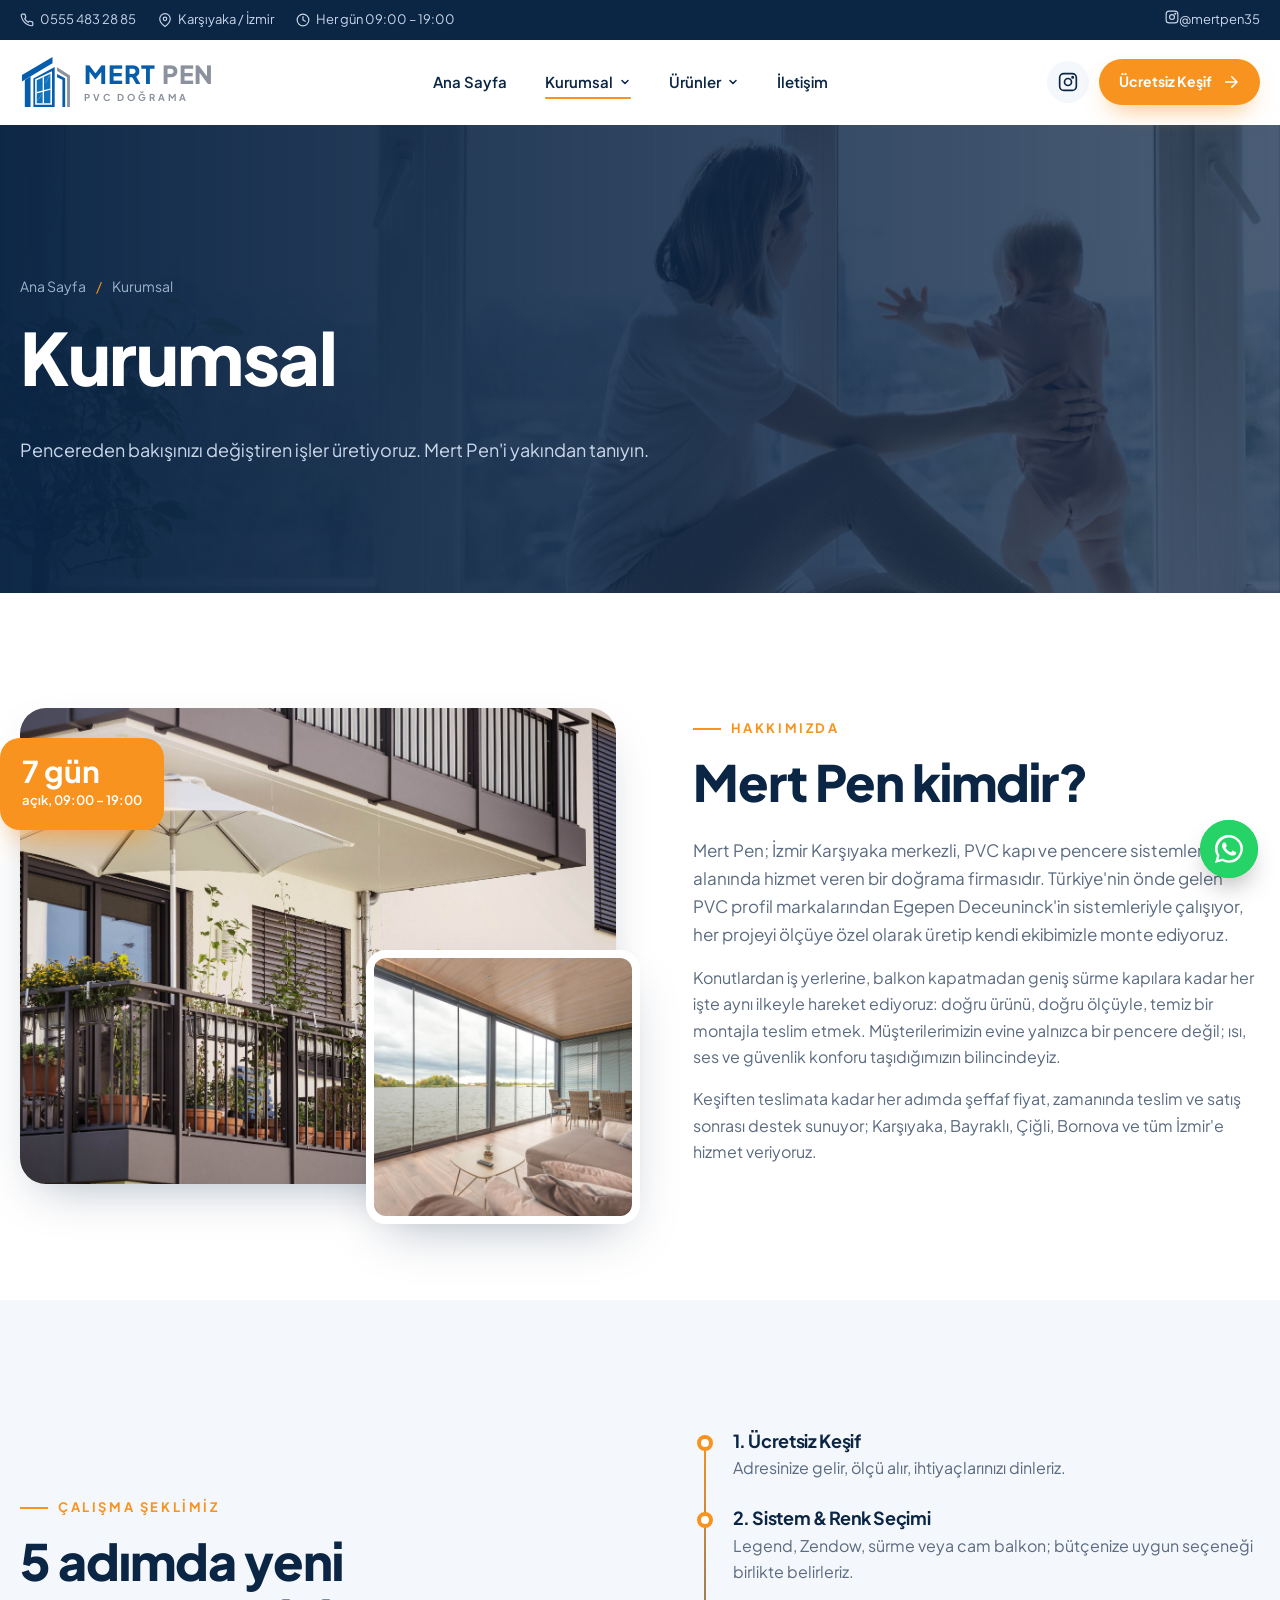
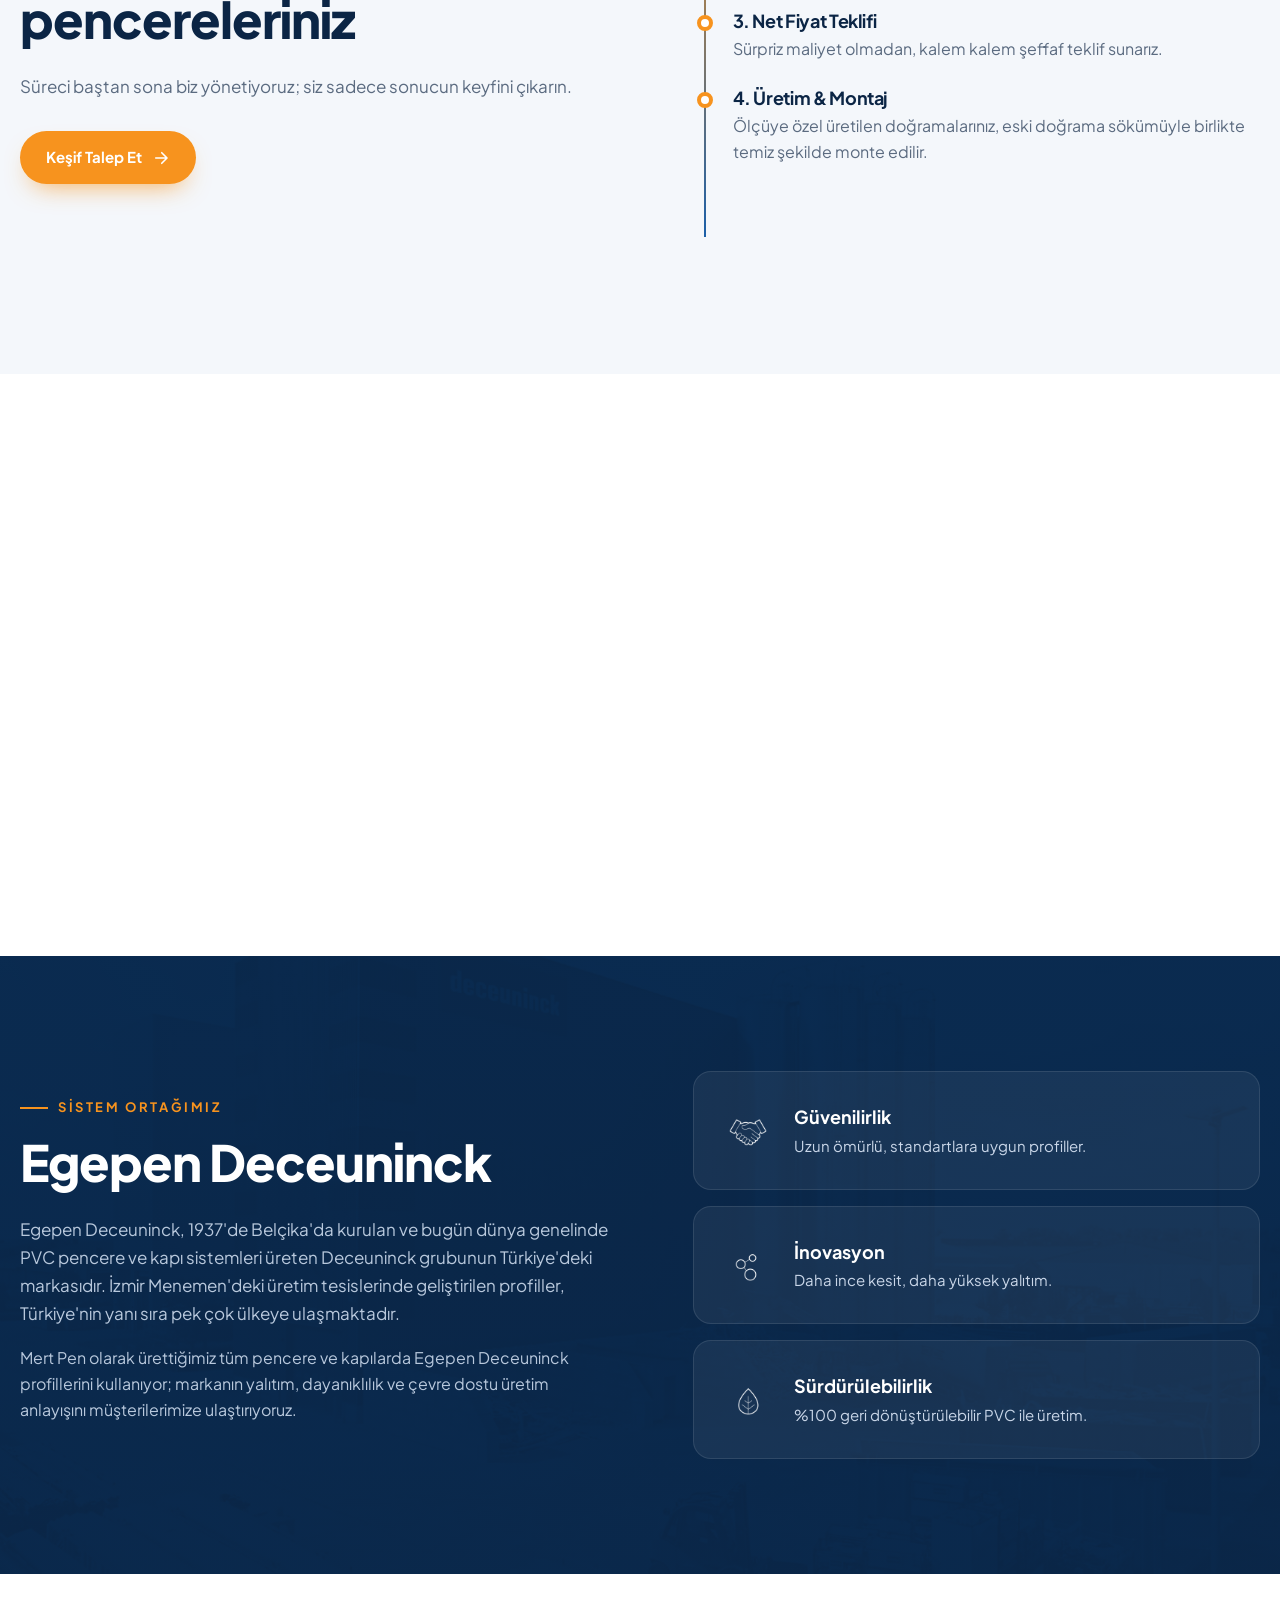
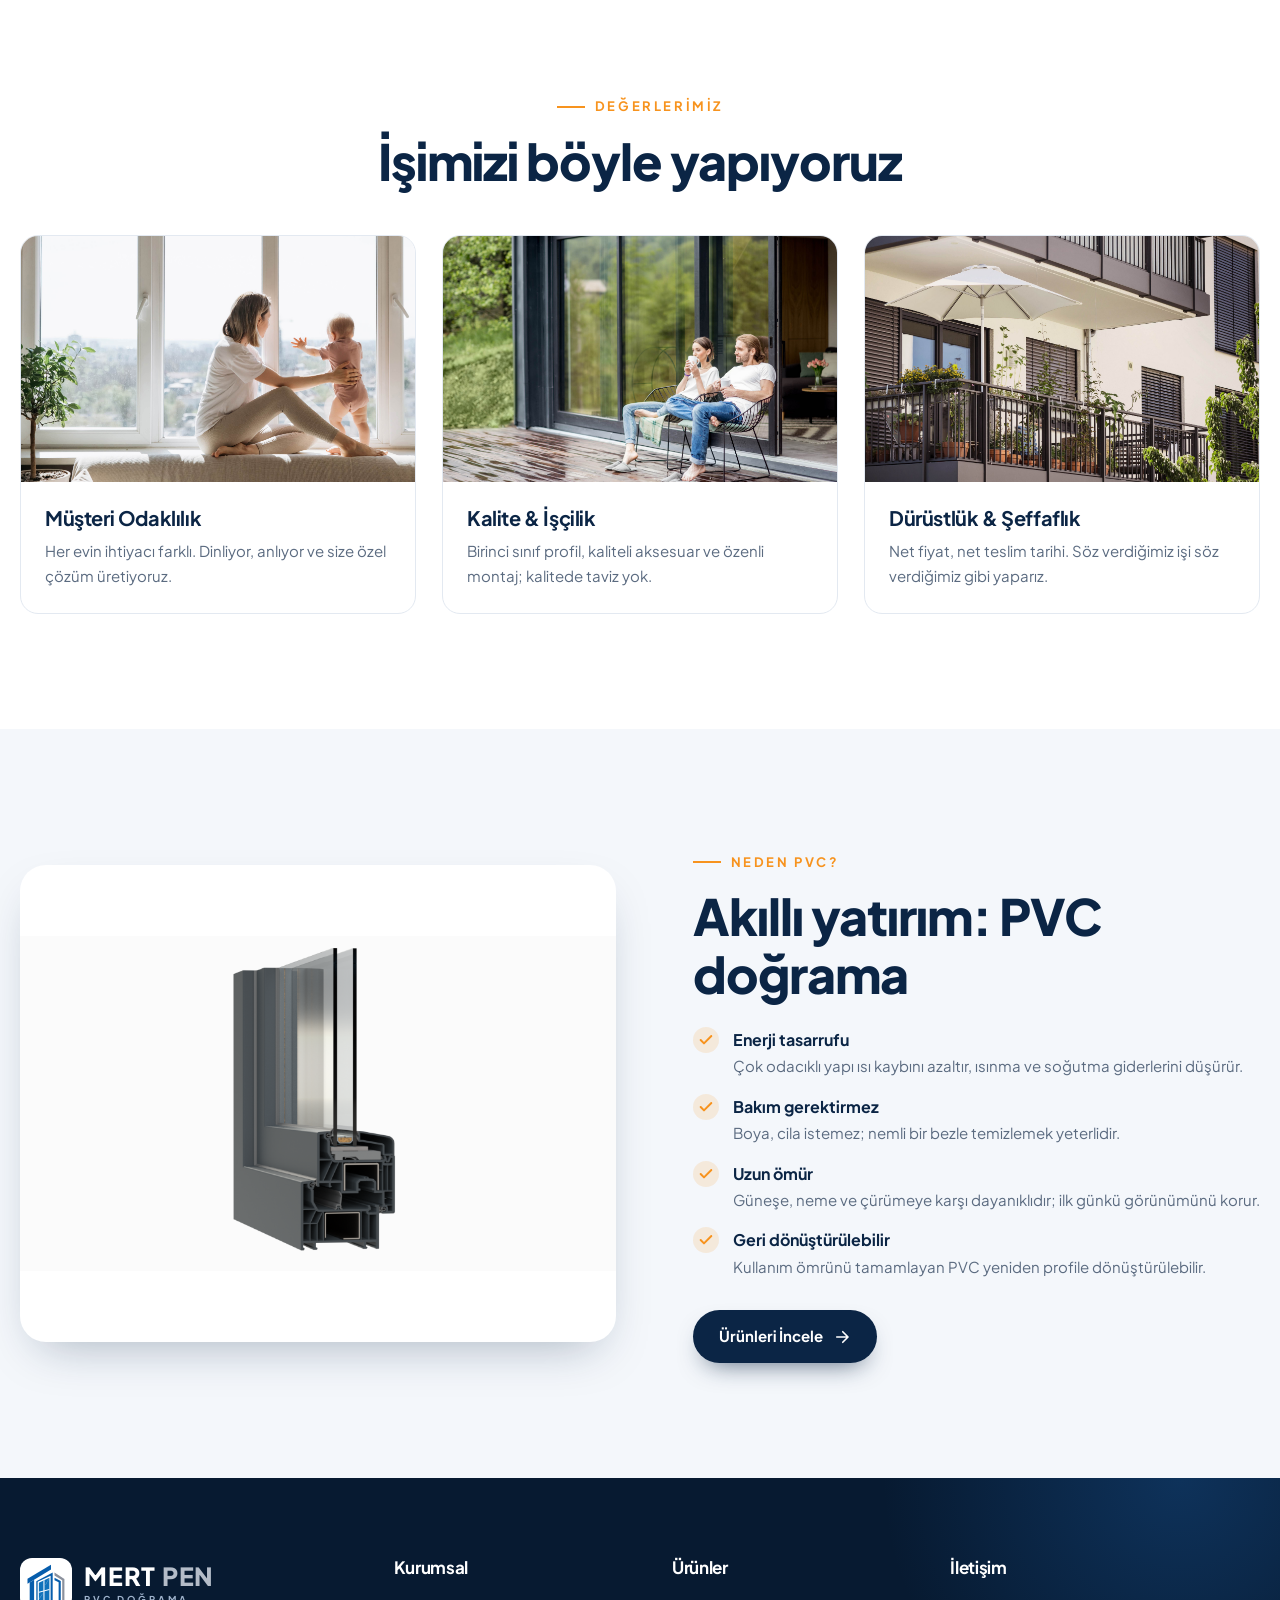
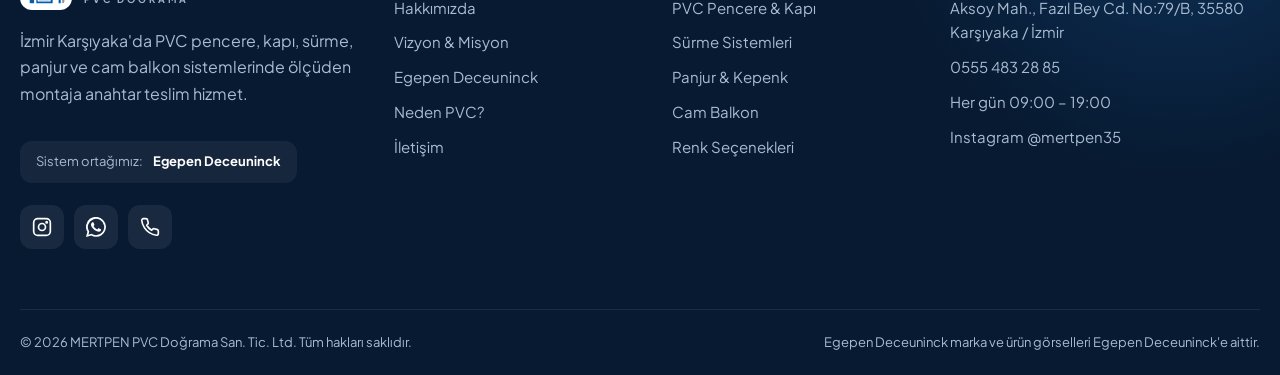
<file: kurumsal.html>
<!doctype html>
<html lang="tr">
<head>
  <meta charset="utf-8">
  <meta name="viewport" content="width=device-width, initial-scale=1">
  <title>Kurumsal | Mert Pen – Hakkımızda</title>
  <meta name="description" content="Mert Pen hakkında: İzmir Karşıyaka'da Egepen Deceuninck sistemleriyle PVC pencere ve kapı çözümleri. Vizyonumuz, misyonumuz ve değerlerimiz.">
  <link rel="icon" href="img/mark.svg" type="image/svg+xml">
  <link rel="preconnect" href="https://fonts.googleapis.com">
  <link rel="preconnect" href="https://fonts.gstatic.com" crossorigin>
  <link href="https://fonts.googleapis.com/css2?family=Plus+Jakarta+Sans:wght@400;500;600;700;800&display=swap" rel="stylesheet">
  <link rel="stylesheet" href="css/style.css?v=20261025">
</head>
<body data-page="kurumsal">
  <main>
    <section class="page-hero">
      <div class="page-hero__bg" data-parallax="0.3" style="background-image:url(img/hero1.jpg)"></div>
      <div class="container">
        <div class="crumbs" data-reveal="down"><a href="index.html">Ana Sayfa</a> <span>/</span> Kurumsal</div>
        <h1 data-reveal="up">Kurumsal</h1>
        <p data-reveal="up" style="--d:.1s">Pencereden bakışınızı değiştiren işler üretiyoruz. Mert Pen'i yakından tanıyın.</p>
      </div>
    </section>

    <!-- HAKKIMIZDA -->
    <section class="section" id="hakkimizda" style="scroll-margin-top:80px">
      <div class="container split">
        <div class="split__media" data-reveal="left">
          <div class="main"><img src="img/hero3.jpg" alt="PVC pencere ve panjur uygulanmış modern bina" loading="lazy"></div>
          <div class="sub"><img src="img/offer.jpg" alt="Cam balkon uygulaması" loading="lazy"></div>
          <div class="split__badge"><strong>7 gün</strong><span>açık, 09:00 – 19:00</span></div>
        </div>
        <div data-reveal="right">
          <span class="eyebrow">Hakkımızda</span>
          <h2 class="title">Mert Pen kimdir?</h2>
          <p class="lead">Mert Pen; İzmir Karşıyaka merkezli, PVC kapı ve pencere sistemleri alanında hizmet veren bir doğrama firmasıdır. Türkiye'nin önde gelen PVC profil markalarından Egepen Deceuninck'in sistemleriyle çalışıyor, her projeyi ölçüye özel olarak üretip kendi ekibimizle monte ediyoruz.</p>
          <p style="color:var(--muted)">Konutlardan iş yerlerine, balkon kapatmadan geniş sürme kapılara kadar her işte aynı ilkeyle hareket ediyoruz: doğru ürünü, doğru ölçüyle, temiz bir montajla teslim etmek. Müşterilerimizin evine yalnızca bir pencere değil; ısı, ses ve güvenlik konforu taşıdığımızın bilincindeyiz.</p>
          <p style="color:var(--muted)">Keşiften teslimata kadar her adımda şeffaf fiyat, zamanında teslim ve satış sonrası destek sunuyor; Karşıyaka, Bayraklı, Çiğli, Bornova ve tüm İzmir'e hizmet veriyoruz.</p>
        </div>
      </div>
    </section>

    <!-- SÜREÇ -->
    <section class="section section--soft">
      <div class="container split">
        <div data-reveal="left">
          <span class="eyebrow">Çalışma Şeklimiz</span>
          <h2 class="title">5 adımda yeni pencereleriniz</h2>
          <p class="lead">Süreci baştan sona biz yönetiyoruz; siz sadece sonucun keyfini çıkarın.</p>
          <a class="btn" href="iletisim.html#teklif" style="margin-top:14px">Keşif Talep Et <svg viewBox="0 0 24 24" fill="none" stroke="currentColor" stroke-width="2.2" stroke-linecap="round" stroke-linejoin="round"><path d="M5 12h14M13 5l7 7-7 7"/></svg></a>
        </div>
        <ul class="timeline">
          <li data-reveal="right" style="--d:0s"><h4>1. Ücretsiz Keşif</h4><p>Adresinize gelir, ölçü alır, ihtiyaçlarınızı dinleriz.</p></li>
          <li data-reveal="right" style="--d:.1s"><h4>2. Sistem & Renk Seçimi</h4><p>Legend, Zendow, sürme veya cam balkon; bütçenize uygun seçeneği birlikte belirleriz.</p></li>
          <li data-reveal="right" style="--d:.2s"><h4>3. Net Fiyat Teklifi</h4><p>Sürpriz maliyet olmadan, kalem kalem şeffaf teklif sunarız.</p></li>
          <li data-reveal="right" style="--d:.3s"><h4>4. Üretim & Montaj</h4><p>Ölçüye özel üretilen doğramalarınız, eski doğrama sökümüyle birlikte temiz şekilde monte edilir.</p></li>
          <li data-reveal="right" style="--d:.4s"><h4>5. Satış Sonrası Destek</h4><p>Ayar, bakım ve tüm sorularınız için her zaman ulaşabilirsiniz.</p></li>
        </ul>
      </div>
    </section>

    <!-- VİZYON MİSYON -->
    <section class="section" id="vizyon" style="scroll-margin-top:80px">
      <div class="container">
        <div class="center" style="margin-bottom:46px" data-reveal="up">
          <span class="eyebrow">Vizyon & Misyon</span>
          <h2 class="title">Nereye gidiyoruz?</h2>
        </div>
        <div class="mv">
          <div class="mv__card mv__card--a" data-reveal="left">
            <h3>Vizyonumuz</h3>
            <p>İzmir'de PVC doğrama denildiğinde akla gelen ilk isimlerden biri olmak; kalite, güven ve müşteri memnuniyetinde bölgenin referans firması haline gelmek.</p>
            <svg viewBox="0 0 24 24" fill="none" stroke="currentColor" stroke-width="1.5"><path d="M1 12s4-8 11-8 11 8 11 8-4 8-11 8-11-8-11-8z"/><circle cx="12" cy="12" r="3"/></svg>
          </div>
          <div class="mv__card mv__card--b" data-reveal="right">
            <h3>Misyonumuz</h3>
            <p>Egepen Deceuninck'in yüksek performanslı sistemlerini doğru işçilikle birleştirerek evlere ve iş yerlerine enerji tasarrufu, konfor ve estetik kazandırmak.</p>
            <svg viewBox="0 0 24 24" fill="none" stroke="currentColor" stroke-width="1.5"><circle cx="12" cy="12" r="10"/><circle cx="12" cy="12" r="6"/><circle cx="12" cy="12" r="2"/></svg>
          </div>
        </div>
      </div>
    </section>

    <!-- EGEPEN DECEUNINCK -->
    <section class="section section--navy" id="egepen" style="scroll-margin-top:80px;background:linear-gradient(rgba(11,37,69,.88),rgba(11,37,69,.92)),url(img/about.jpg) center/cover">
      <div class="container split">
        <div data-reveal="left">
          <span class="eyebrow">Sistem Ortağımız</span>
          <h2 class="title">Egepen Deceuninck</h2>
          <p class="lead">Egepen Deceuninck, 1937'de Belçika'da kurulan ve bugün dünya genelinde PVC pencere ve kapı sistemleri üreten Deceuninck grubunun Türkiye'deki markasıdır. İzmir Menemen'deki üretim tesislerinde geliştirilen profiller, Türkiye'nin yanı sıra pek çok ülkeye ulaşmaktadır.</p>
          <p style="color:#b8c8dc">Mert Pen olarak ürettiğimiz tüm pencere ve kapılarda Egepen Deceuninck profillerini kullanıyor; markanın yalıtım, dayanıklılık ve çevre dostu üretim anlayışını müşterilerimize ulaştırıyoruz.</p>
        </div>
        <div class="grid" style="gap:16px">
          <div class="stat" data-reveal="right" style="--d:0s;display:flex;gap:18px;align-items:center"><img src="img/reliability.png" alt="" width="56" height="56" style="filter:brightness(0) invert(1)"><div><strong style="color:#fff;font-size:18px">Güvenilirlik</strong><div class="stat__label" style="margin:2px 0 0">Uzun ömürlü, standartlara uygun profiller.</div></div></div>
          <div class="stat" data-reveal="right" style="--d:.1s;display:flex;gap:18px;align-items:center"><img src="img/innovation.png" alt="" width="56" height="56" style="filter:brightness(0) invert(1)"><div><strong style="color:#fff;font-size:18px">İnovasyon</strong><div class="stat__label" style="margin:2px 0 0">Daha ince kesit, daha yüksek yalıtım.</div></div></div>
          <div class="stat" data-reveal="right" style="--d:.2s;display:flex;gap:18px;align-items:center"><img src="img/sustainability.png" alt="" width="56" height="56" style="filter:brightness(0) invert(1)"><div><strong style="color:#fff;font-size:18px">Sürdürülebilirlik</strong><div class="stat__label" style="margin:2px 0 0">%100 geri dönüştürülebilir PVC ile üretim.</div></div></div>
        </div>
      </div>
    </section>

    <!-- DEĞERLER -->
    <section class="section" id="degerler" style="scroll-margin-top:80px">
      <div class="container">
        <div class="center" style="margin-bottom:46px" data-reveal="up">
          <span class="eyebrow">Değerlerimiz</span>
          <h2 class="title">İşimizi böyle yapıyoruz</h2>
        </div>
        <div class="values">
          <div class="value" data-reveal="up" style="--d:0s"><img src="img/hero1.jpg" alt="" loading="lazy"><div><h3>Müşteri Odaklılık</h3><p>Her evin ihtiyacı farklı. Dinliyor, anlıyor ve size özel çözüm üretiyoruz.</p></div></div>
          <div class="value" data-reveal="up" style="--d:.1s"><img src="img/hero2.jpg" alt="" loading="lazy"><div><h3>Kalite & İşçilik</h3><p>Birinci sınıf profil, kaliteli aksesuar ve özenli montaj; kalitede taviz yok.</p></div></div>
          <div class="value" data-reveal="up" style="--d:.2s"><img src="img/hero3.jpg" alt="" loading="lazy"><div><h3>Dürüstlük & Şeffaflık</h3><p>Net fiyat, net teslim tarihi. Söz verdiğimiz işi söz verdiğimiz gibi yaparız.</p></div></div>
        </div>
      </div>
    </section>

    <!-- NEDEN PVC -->
    <section class="section section--soft" id="neden-pvc" style="scroll-margin-top:80px">
      <div class="container split">
        <div class="split__media" data-reveal="left">
          <div class="main" style="background:#fff"><img src="img/legend.webp" alt="Legend PVC profil kesiti" style="object-fit:contain" loading="lazy"></div>
        </div>
        <div data-reveal="right">
          <span class="eyebrow">Neden PVC?</span>
          <h2 class="title">Akıllı yatırım: PVC doğrama</h2>
          <ul class="checks">
            <li><svg viewBox="0 0 24 24" fill="none" stroke="currentColor" stroke-width="3" stroke-linecap="round" stroke-linejoin="round"><path d="M20 6 9 17l-5-5"/></svg><div><strong>Enerji tasarrufu</strong><span>Çok odacıklı yapı ısı kaybını azaltır, ısınma ve soğutma giderlerini düşürür.</span></div></li>
            <li><svg viewBox="0 0 24 24" fill="none" stroke="currentColor" stroke-width="3" stroke-linecap="round" stroke-linejoin="round"><path d="M20 6 9 17l-5-5"/></svg><div><strong>Bakım gerektirmez</strong><span>Boya, cila istemez; nemli bir bezle temizlemek yeterlidir.</span></div></li>
            <li><svg viewBox="0 0 24 24" fill="none" stroke="currentColor" stroke-width="3" stroke-linecap="round" stroke-linejoin="round"><path d="M20 6 9 17l-5-5"/></svg><div><strong>Uzun ömür</strong><span>Güneşe, neme ve çürümeye karşı dayanıklıdır; ilk günkü görünümünü korur.</span></div></li>
            <li><svg viewBox="0 0 24 24" fill="none" stroke="currentColor" stroke-width="3" stroke-linecap="round" stroke-linejoin="round"><path d="M20 6 9 17l-5-5"/></svg><div><strong>Geri dönüştürülebilir</strong><span>Kullanım ömrünü tamamlayan PVC yeniden profile dönüştürülebilir.</span></div></li>
          </ul>
          <a class="btn btn--navy" href="urunler.html">Ürünleri İncele <svg viewBox="0 0 24 24" fill="none" stroke="currentColor" stroke-width="2.2" stroke-linecap="round" stroke-linejoin="round"><path d="M5 12h14M13 5l7 7-7 7"/></svg></a>
        </div>
      </div>
    </section>
  </main>
  <script src="js/site.js?v=20261025"></script>
</body>
</html>
</file>
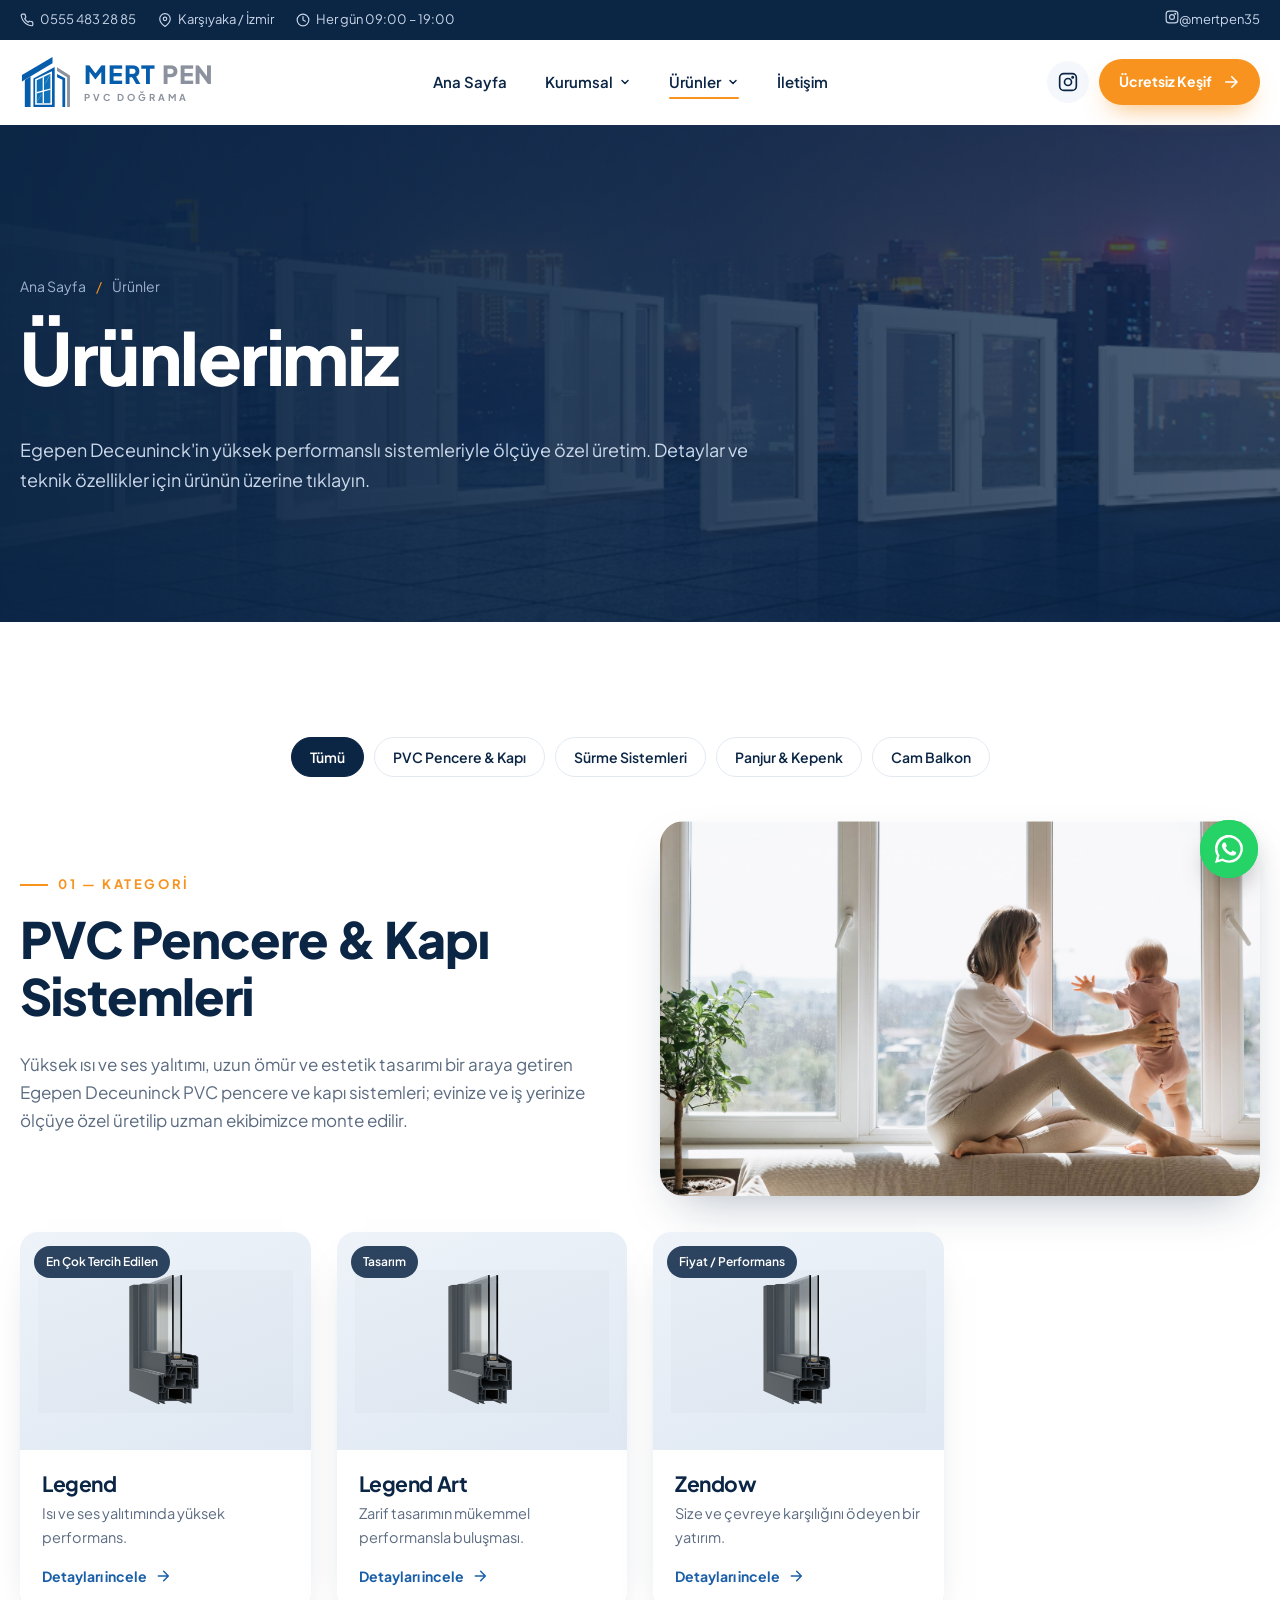
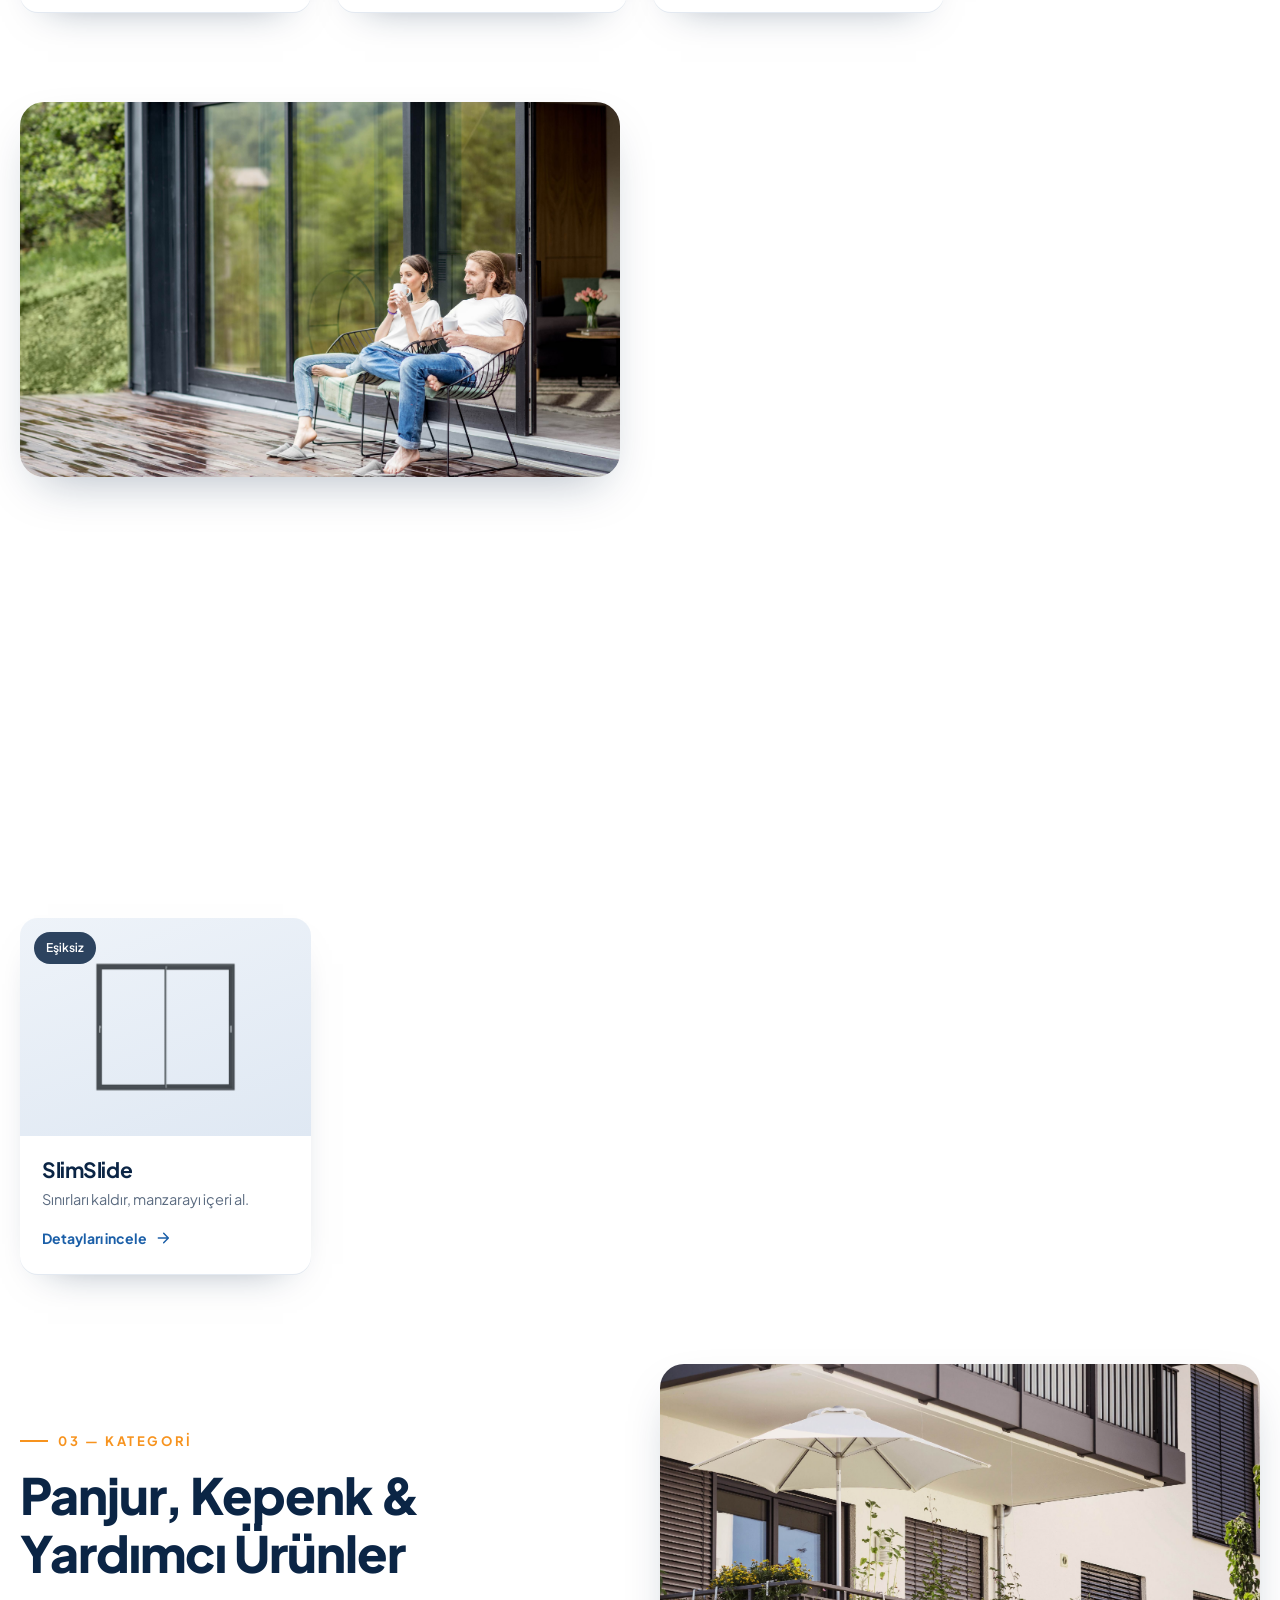
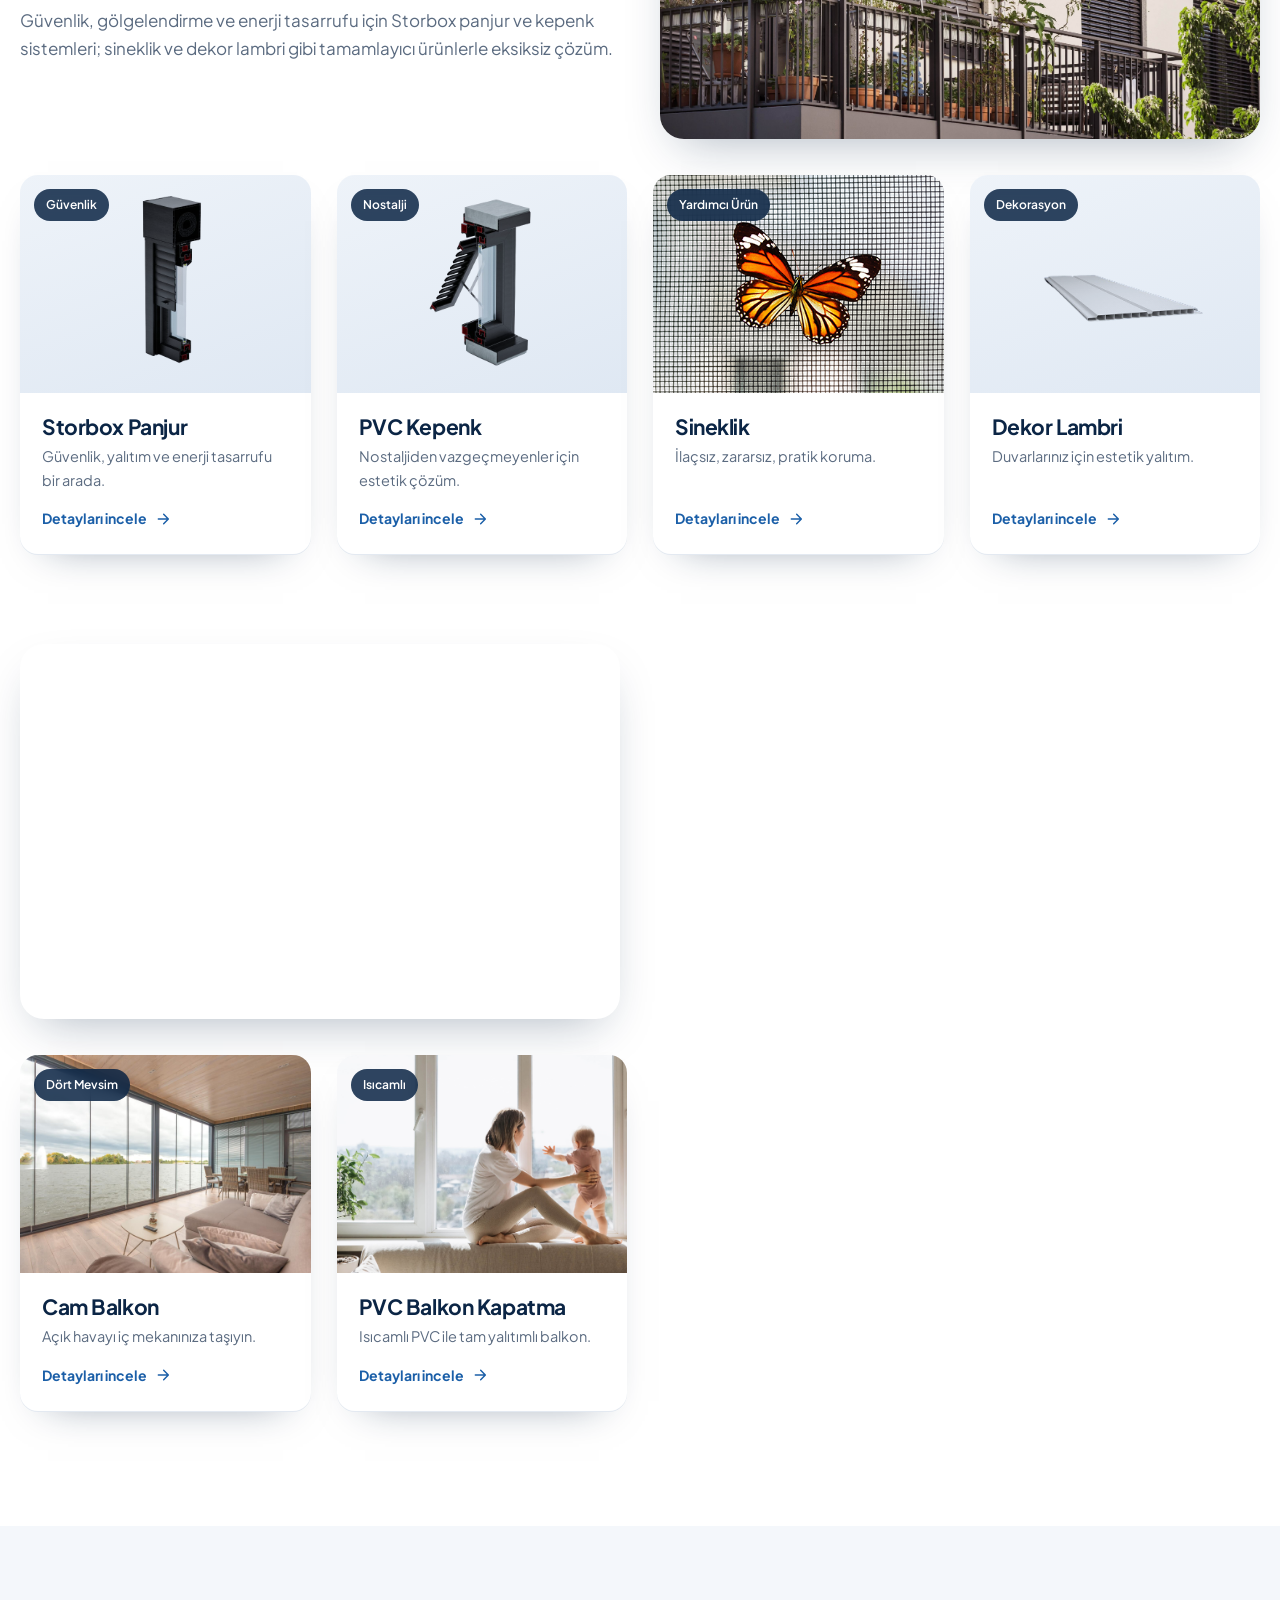
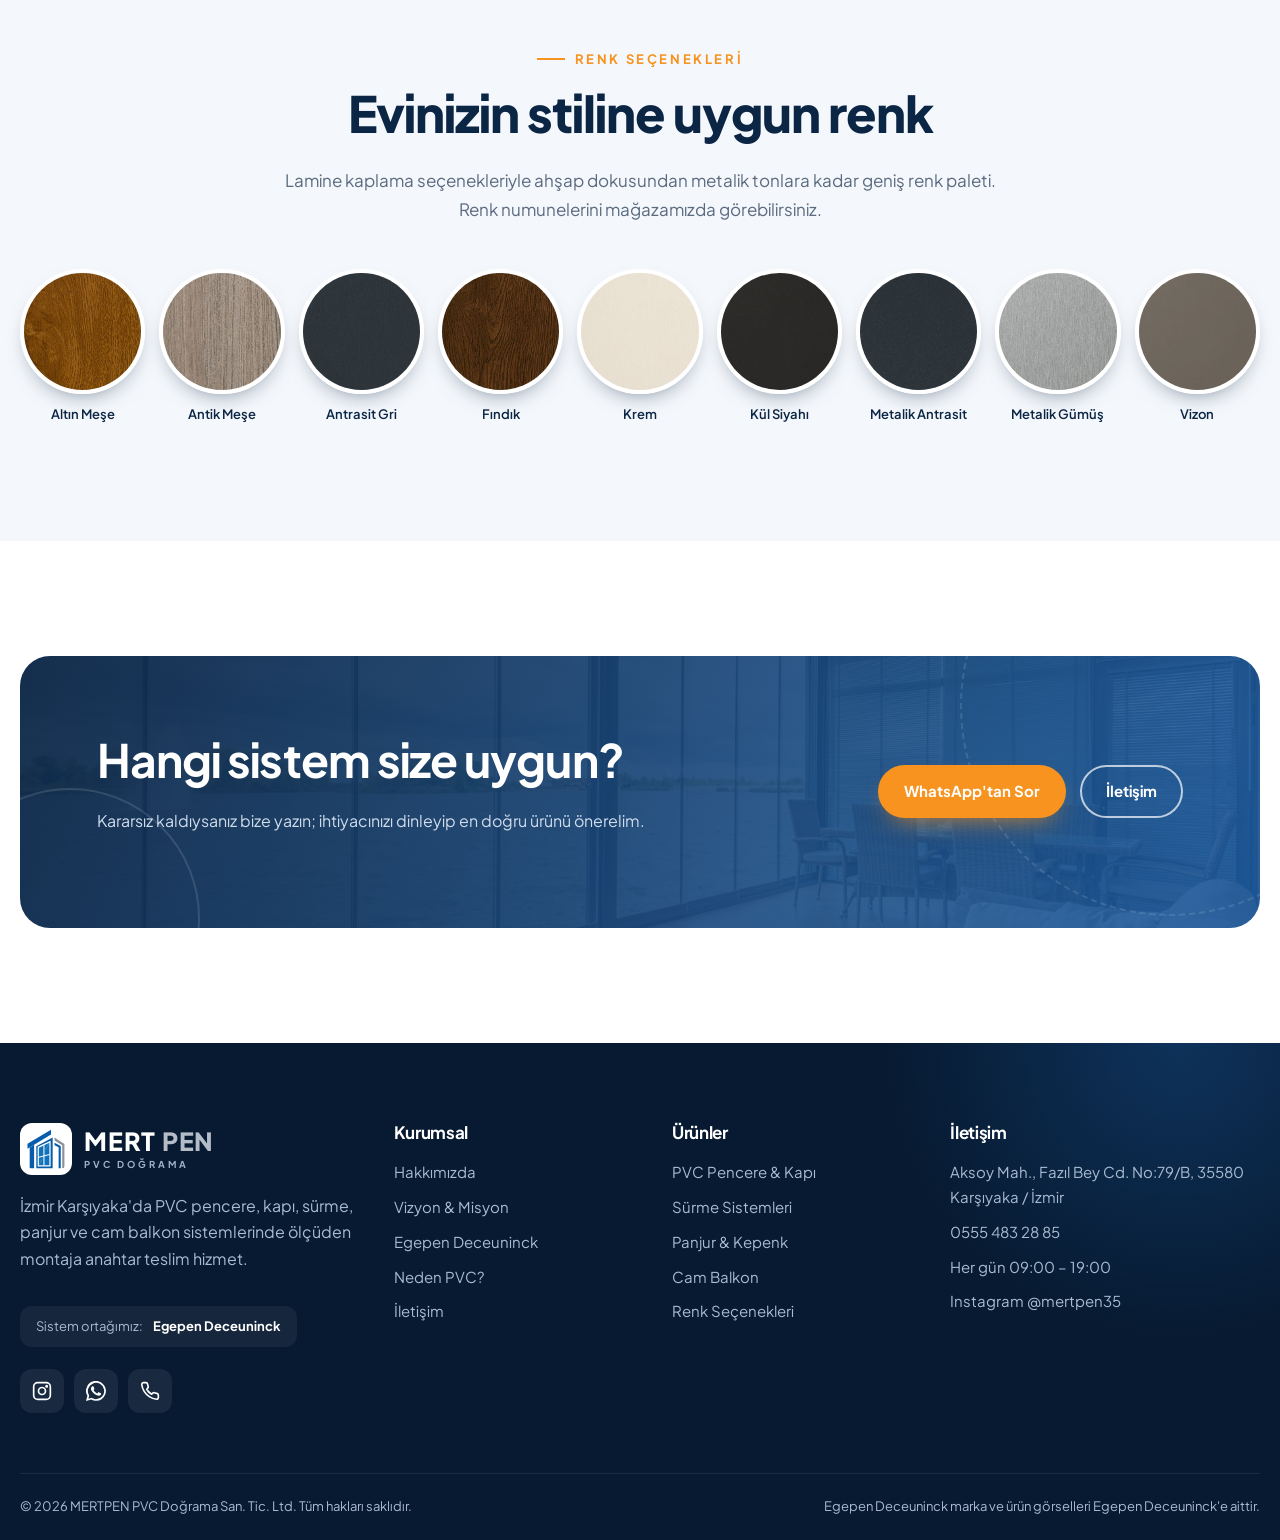
<file: urunler.html>
<!doctype html>
<html lang="tr">
<head>
  <meta charset="utf-8">
  <meta name="viewport" content="width=device-width, initial-scale=1">
  <title>Ürünler | Mert Pen – PVC Pencere, Sürme, Panjur, Cam Balkon</title>
  <meta name="description" content="Legend, Legend Art, Zendow PVC pencere; Legend Sürme, HS76, SlimSlide sürme sistemleri; Storbox panjur, kepenk, sineklik ve cam balkon. Mert Pen, Karşıyaka İzmir.">
  <link rel="icon" href="img/mark.svg" type="image/svg+xml">
  <link rel="preconnect" href="https://fonts.googleapis.com">
  <link rel="preconnect" href="https://fonts.gstatic.com" crossorigin>
  <link href="https://fonts.googleapis.com/css2?family=Plus+Jakarta+Sans:wght@400;500;600;700;800&display=swap" rel="stylesheet">
  <link rel="stylesheet" href="css/style.css?v=20261025">
</head>
<body data-page="urunler">
  <main>
    <section class="page-hero">
      <div class="page-hero__bg" data-parallax="0.3" style="background-image:url(img/urunler.jpg)"></div>
      <div class="container">
        <div class="crumbs" data-reveal="down"><a href="index.html">Ana Sayfa</a> <span>/</span> Ürünler</div>
        <h1 data-reveal="up">Ürünlerimiz</h1>
        <p data-reveal="up" style="--d:.1s">Egepen Deceuninck'in yüksek performanslı sistemleriyle ölçüye özel üretim. Detaylar ve teknik özellikler için ürünün üzerine tıklayın.</p>
      </div>
    </section>

    <section class="section">
      <div class="container">
        <div class="filters" data-reveal="up"></div>
        <div id="catalog"></div>
      </div>
    </section>

    <section class="section section--soft" id="renkler" style="scroll-margin-top:90px">
      <div class="container">
        <div class="center" style="margin-bottom:46px" data-reveal="up">
          <span class="eyebrow">Renk Seçenekleri</span>
          <h2 class="title">Evinizin stiline uygun renk</h2>
          <p class="lead">Lamine kaplama seçenekleriyle ahşap dokusundan metalik tonlara kadar geniş renk paleti. Renk numunelerini mağazamızda görebilirsiniz.</p>
        </div>
        <div class="swatches"></div>
      </div>
    </section>

    <section class="section">
      <div class="container">
        <div class="cta" data-reveal="zoom">
          <span class="cta__ring cta__ring--1"></span><span class="cta__ring cta__ring--2"></span>
          <div>
            <h2>Hangi sistem size uygun?</h2>
            <p>Kararsız kaldıysanız bize yazın; ihtiyacınızı dinleyip en doğru ürünü önerelim.</p>
          </div>
          <div class="cta__actions">
            <a class="btn" href="https://wa.me/905554832885?text=Merhaba%2C%20hangi%20PVC%20sistemin%20bana%20uygun%20oldu%C4%9Funu%20%C3%B6%C4%9Frenmek%20istiyorum." target="_blank" rel="noopener">WhatsApp'tan Sor</a>
            <a class="btn btn--ghost" href="iletisim.html">İletişim</a>
          </div>
        </div>
      </div>
    </section>
  </main>
  <script src="js/site.js?v=20261025"></script>
</body>
</html>
</file>
<file: css/style.css>
/* =========================================================
   MERT PEN — PVC Kapı & Pencere Sistemleri
   ========================================================= */
:root {
  --navy: #0B2545;
  --navy-2: #13315C;
  --blue: #1B5FA8;
  --sky: #8DB6E2;
  --orange: #F7931E;
  --orange-2: #FF6B1A;
  --logo-blue: #065DAC;
  --logo-gray: #8B919D;
  --ink: #1A2433;
  --muted: #5B6B80;
  --line: #E3E9F1;
  --bg: #FFFFFF;
  --bg-soft: #F4F7FB;
  --radius: 18px;
  --shadow: 0 20px 50px -20px rgba(11, 37, 69, .35);
  --ease: cubic-bezier(.22, 1, .36, 1);
  --header-h: 84px;
}

*, *::before, *::after { box-sizing: border-box; }
html { scroll-behavior: smooth; }
body {
  margin: 0;
  font-family: 'Plus Jakarta Sans', system-ui, -apple-system, Segoe UI, Roboto, sans-serif;
  color: var(--ink);
  background: var(--bg);
  line-height: 1.65;
  -webkit-font-smoothing: antialiased;
  overflow-x: hidden;
}
body.is-loading { overflow: hidden; }
/* Kenardan kayarak gelen animasyonlu öğeler mobilde sayfayı genişletmesin */
main { overflow-x: clip; }
img { max-width: 100%; display: block; }
a { color: inherit; text-decoration: none; }
h1, h2, h3, h4 { line-height: 1.15; margin: 0 0 .5em; letter-spacing: -.02em; }
p { margin: 0 0 1em; }
.container { width: min(1240px, 100% - 32px); margin-inline: auto; }

/* ---------- Intro (pencere açılış animasyonu) ---------- */
.intro {
  position: fixed; inset: 0; z-index: 1000;
  display: grid; place-items: center;
  pointer-events: none;
}
.intro__sash {
  position: absolute; top: 0; bottom: 0; width: 50.5%;
  background: linear-gradient(135deg, var(--navy) 0%, var(--navy-2) 100%);
  transition: transform 1.3s var(--ease);
  overflow: hidden;
}
.intro__sash::after { /* cam yansıması */
  content: ""; position: absolute; inset: -20%;
  background: linear-gradient(115deg, transparent 40%, rgba(255,255,255,.08) 47%, transparent 54%);
  animation: glare 2.2s var(--ease) .3s both;
}
.intro__sash--l { left: 0; border-right: 6px solid #0a1d36; }
.intro__sash--r { right: 0; border-left: 6px solid #0a1d36; }
.intro__handle {
  position: absolute; top: 76%; width: 10px; height: 64px; border-radius: 6px;
  background: linear-gradient(#e8eef6, #a9b8cc); transform: translateY(-50%);
}
.intro__sash--l .intro__handle { right: 26px; }
.intro__sash--r .intro__handle { left: 26px; }
.intro__center {
  position: relative; z-index: 2; text-align: center; color: #fff;
  transition: opacity .5s ease, transform .8s var(--ease);
}
/* Logo beyaz bir kartın üzerinde önce çizgi olarak çizilir, sonra renkleri dolar */
.intro__mark {
  width: 150px; height: 150px; margin: 0 auto 20px; padding: 20px; border-radius: 30px; background: #fff;
  box-shadow: 0 24px 50px -18px rgba(0,0,0,.6); opacity: 0; transform: scale(.6);
  animation: cardIn .7s var(--ease) .05s forwards;
}
.intro__mark svg { width: 100%; height: 100%; overflow: visible; }
.intro__mark polygon {
  fill-opacity: 0; stroke: var(--logo-blue); stroke-width: 9; stroke-linejoin: round;
  stroke-dasharray: 1; stroke-dashoffset: 1;
  animation: draw .9s var(--ease) calc(.3s + var(--i, 0) * .07s) forwards, fillIn .5s ease calc(1.05s + var(--i, 0) * .04s) forwards;
}
.intro__mark polygon[fill="#8B919D"] { stroke: var(--logo-gray); }
.intro__mark polygon[fill="#fff"] { stroke: none; }
@keyframes cardIn { to { opacity: 1; transform: none; } }
@keyframes fillIn { to { fill-opacity: 1; } }
.intro__word { font-size: clamp(30px, 6vw, 52px); font-weight: 800; letter-spacing: .08em; overflow: hidden; }
.intro__word span { display: inline-block; transform: translateY(110%); animation: rise .8s var(--ease) forwards; }
.intro__word span:nth-child(2) { animation-delay: .9s; color: #B4BCC8; margin-left: .3em; }
.intro__word span:nth-child(1) { animation-delay: .8s; }
.intro__tag { font-size: 12px; letter-spacing: .5em; opacity: 0; animation: fade .8s ease 1.3s forwards; margin-top: 6px; }
.intro.is-open .intro__sash--l { transform: perspective(1400px) translateX(-100%) rotateY(18deg); }
.intro.is-open .intro__sash--r { transform: perspective(1400px) translateX(100%) rotateY(-18deg); }
.intro.is-open .intro__center { opacity: 0; transform: scale(1.15); }
.intro.is-done { display: none; }

@keyframes draw { to { stroke-dashoffset: 0; } }
@keyframes rise { to { transform: none; } }
@keyframes fade { to { opacity: 1; } }
@keyframes glare { from { transform: translateX(-60%); } to { transform: translateX(60%); } }

/* ---------- Scroll progress ---------- */
.progress {
  position: fixed; top: 0; left: 0; height: 3px; width: 100%; z-index: 120;
  background: linear-gradient(90deg, var(--orange), var(--orange-2));
  transform-origin: 0 50%; transform: scaleX(0);
}

/* ---------- Header ---------- */
.topbar {
  background: var(--navy); color: #c9d6e8; font-size: 13px;
}
.topbar .container { display: flex; justify-content: space-between; align-items: center; gap: 16px; height: 40px; }
.topbar a:hover { color: #fff; }
.topbar__info { display: flex; gap: 22px; }
.topbar__info span, .topbar__info a { display: inline-flex; align-items: center; gap: 6px; }
.topbar svg { width: 14px; height: 14px; }

.header {
  position: sticky; top: 0; z-index: 100;
  background: rgba(255,255,255,.92); backdrop-filter: saturate(160%) blur(14px);
  border-bottom: 1px solid transparent;
  transition: box-shadow .3s, border-color .3s;
}
.header.is-scrolled { box-shadow: 0 10px 30px -18px rgba(11,37,69,.35); border-color: var(--line); }
.header .container { display: flex; align-items: center; justify-content: space-between; height: var(--header-h); transition: height .3s; }
.header.is-scrolled .container { height: 68px; }

.brand { display: flex; align-items: center; gap: 12px; }
.brand__mark { width: 52px; height: 52px; transition: transform .6s var(--ease); }
.brand:hover .brand__mark { transform: translateY(-3px) scale(1.06); }
.brand__text { display: flex; flex-direction: column; line-height: 1; }
.brand__name { font-weight: 800; font-size: 25px; letter-spacing: .03em; color: var(--logo-blue); }
.brand__name b { color: var(--logo-gray); font-weight: 800; }
.brand__sub { font-size: 9.5px; letter-spacing: .3em; color: var(--logo-gray); font-weight: 700; margin-top: 6px; }
/* Koyu zeminde (footer) logo beyaz bir kart içinde durur */
.brand--light .brand__mark { background: #fff; border-radius: 12px; padding: 6px; }
.brand--light .brand__name { color: #fff; }
.brand--light .brand__name b { color: #B4BCC8; }
.brand--light .brand__sub { color: #9fb3cc; }

.nav { display: flex; align-items: center; gap: 6px; }
.nav__item { position: relative; }
.nav__link {
  display: inline-flex; align-items: center; gap: 6px;
  padding: 10px 16px; border-radius: 999px; font-weight: 600; font-size: 15px; color: var(--navy);
  position: relative; transition: color .25s, background .25s;
}
.nav__link::after {
  content: ""; position: absolute; left: 16px; right: 16px; bottom: 5px; height: 2px; border-radius: 2px;
  background: var(--orange); transform: scaleX(0); transform-origin: left; transition: transform .35s var(--ease);
}
.nav__link:hover::after, .nav__link.is-active::after { transform: scaleX(1); }
.nav__link svg { width: 12px; height: 12px; transition: transform .3s; }
.nav__item:hover .nav__link svg { transform: rotate(180deg); }
.dropdown {
  position: absolute; top: calc(100% + 8px); left: 50%; min-width: 250px;
  background: #fff; border-radius: 16px; padding: 10px; box-shadow: var(--shadow); border: 1px solid var(--line);
  opacity: 0; visibility: hidden; transform: translate(-50%, 10px); transition: all .3s var(--ease);
}
.dropdown::before { content: ""; position: absolute; top: -12px; left: 0; right: 0; height: 12px; }
.nav__item:hover .dropdown, .nav__item:focus-within .dropdown { opacity: 1; visibility: visible; transform: translate(-50%, 0); }
.dropdown a {
  display: flex; align-items: center; gap: 10px; padding: 10px 14px; border-radius: 10px; font-size: 14.5px; font-weight: 500; color: var(--ink);
  transition: background .2s, color .2s, padding .3s var(--ease);
}
.dropdown a::before { content: ""; width: 6px; height: 6px; border-radius: 50%; background: var(--line); transition: background .2s; }
.dropdown a:hover { background: var(--bg-soft); color: var(--blue); padding-left: 20px; }
.dropdown a:hover::before { background: var(--orange); }

.header__cta { display: flex; align-items: center; gap: 10px; }
.icon-btn {
  width: 42px; height: 42px; border-radius: 50%; display: grid; place-items: center;
  background: var(--bg-soft); color: var(--navy); transition: transform .3s var(--ease), background .3s, color .3s;
}
.icon-btn svg { width: 20px; height: 20px; }
.icon-btn:hover { transform: translateY(-3px) rotate(-6deg); color: #fff; }
.icon-btn--ig:hover { background: radial-gradient(circle at 30% 107%, #fdf497 0%, #fd5949 45%, #d6249f 60%, #285AEB 90%); }

.btn {
  --b: var(--orange);
  display: inline-flex; align-items: center; gap: 10px; padding: 14px 26px; border-radius: 999px;
  background: var(--b); color: #fff; font-weight: 700; font-size: 15px; border: 0; cursor: pointer;
  position: relative; overflow: hidden; isolation: isolate; transition: transform .3s var(--ease), box-shadow .3s;
  box-shadow: 0 12px 26px -12px rgba(247,147,30,.8);
}
.btn::before {
  content: ""; position: absolute; inset: 0; z-index: -1; background: var(--navy);
  transform: translateX(-101%); transition: transform .45s var(--ease);
}
.btn:hover { transform: translateY(-2px); }
.btn:hover::before { transform: none; }
.btn svg { width: 18px; height: 18px; transition: transform .3s var(--ease); }
.btn:hover svg { transform: translateX(4px); }
.btn--ghost { background: transparent; color: #fff; box-shadow: inset 0 0 0 2px rgba(255,255,255,.7); }
.btn--ghost::before { background: #fff; }
.btn--ghost:hover { color: var(--navy); }
.btn--navy { --b: var(--navy); box-shadow: 0 12px 26px -12px rgba(11,37,69,.7); }
.btn--navy::before { background: var(--orange); }
.btn--sm { padding: 11px 20px; font-size: 14px; }

.burger { display: none; width: 46px; height: 46px; border: 0; border-radius: 12px; background: var(--bg-soft); cursor: pointer; position: relative; }
.burger span { position: absolute; left: 12px; right: 12px; height: 2px; background: var(--navy); border-radius: 2px; transition: transform .35s var(--ease), opacity .2s; }
.burger span:nth-child(1) { top: 16px; } .burger span:nth-child(2) { top: 22px; } .burger span:nth-child(3) { top: 28px; }
.nav-open .burger span:nth-child(1) { transform: translateY(6px) rotate(45deg); }
.nav-open .burger span:nth-child(2) { opacity: 0; }
.nav-open .burger span:nth-child(3) { transform: translateY(-6px) rotate(-45deg); }

/* ---------- Hero (ana sayfa) ---------- */
.hero {
  position: relative; min-height: calc(100vh - var(--header-h) - 40px); min-height: calc(100svh - var(--header-h) - 40px);
  color: #fff; overflow: hidden; display: flex; align-items: center; background: var(--navy);
}
.hero__slides { position: absolute; inset: 0; }
.hero__slide {
  position: absolute; inset: 0; background-size: cover; background-position: center;
  opacity: 0; transform: scale(1.15); transition: opacity 1.4s ease, transform 7s linear;
}
.hero__slide.is-active { opacity: 1; transform: scale(1); }
.hero::after {
  content: ""; position: absolute; inset: 0;
  background: linear-gradient(100deg, rgba(11,37,69,.92) 0%, rgba(11,37,69,.7) 40%, rgba(11,37,69,.1) 75%);
}
.hero__inner { position: relative; z-index: 2; padding: 80px 0 120px; }
.hero__eyebrow {
  display: inline-flex; align-items: center; gap: 10px; padding: 8px 16px; border-radius: 999px;
  background: rgba(255,255,255,.1); border: 1px solid rgba(255,255,255,.2); font-size: 13px; font-weight: 600; letter-spacing: .06em;
  backdrop-filter: blur(6px);
}
.hero__eyebrow i { width: 8px; height: 8px; border-radius: 50%; background: var(--orange); box-shadow: 0 0 0 0 rgba(247,147,30,.7); animation: pulse 2s infinite; }
@keyframes pulse { 70% { box-shadow: 0 0 0 12px rgba(247,147,30,0); } 100% { box-shadow: 0 0 0 0 rgba(247,147,30,0); } }
.hero__title { font-size: clamp(38px, 6.4vw, 82px); font-weight: 800; margin: 22px 0 18px; max-width: 13ch; }
.hero__title .line { display: block; overflow: hidden; padding-bottom: .06em; }
.hero__title .line > span { display: inline-block; transform: translateY(110%); transition: transform 1.1s var(--ease); }
.hero__title .hl { color: var(--orange); position: relative; }
.hero.is-in .hero__title .line > span { transform: none; }
.hero.is-in .hero__title .line:nth-child(2) > span { transition-delay: .12s; }
.hero.is-in .hero__title .line:nth-child(3) > span { transition-delay: .24s; }
.hero__text { font-size: clamp(16px, 1.6vw, 19px); color: #d4e0ef; max-width: 52ch; }
.hero__actions { display: flex; flex-wrap: wrap; gap: 14px; margin-top: 30px; }
.hero__fade { opacity: 0; transform: translateY(24px); transition: opacity 1s ease, transform 1s var(--ease); }
.hero.is-in .hero__fade { opacity: 1; transform: none; }
.hero.is-in .hero__fade.d1 { transition-delay: .45s; } .hero.is-in .hero__fade.d2 { transition-delay: .6s; } .hero.is-in .hero__fade.d3 { transition-delay: .75s; }

.hero__dots { position: absolute; z-index: 3; left: 50%; bottom: 36px; transform: translateX(-50%); display: flex; gap: 10px; }
.hero__dot { width: 46px; height: 4px; border-radius: 4px; background: rgba(255,255,255,.3); border: 0; cursor: pointer; overflow: hidden; position: relative; padding: 0; }
.hero__dot::after { content: ""; position: absolute; inset: 0; background: var(--orange); transform: scaleX(0); transform-origin: left; }
.hero__dot.is-active::after { animation: fill 6s linear forwards; }
@keyframes fill { to { transform: scaleX(1); } }

.hero__scroll {
  position: absolute; z-index: 3; right: 36px; bottom: 36px; display: flex; align-items: center; gap: 12px;
  font-size: 12px; letter-spacing: .3em; writing-mode: vertical-rl; color: #c9d6e8;
}
.hero__scroll::after { content: ""; width: 1px; height: 60px; background: linear-gradient(#fff, transparent); animation: scrollLine 2s infinite; }
@keyframes scrollLine { 0% { transform: scaleY(0); transform-origin: top; } 50% { transform: scaleY(1); transform-origin: top; } 51% { transform-origin: bottom; } 100% { transform: scaleY(0); transform-origin: bottom; } }

.hero__card {
  position: absolute; z-index: 3; right: max(16px, calc((100vw - 1240px)/2)); top: 50%; transform: translateY(-50%);
  width: 290px; padding: 22px; border-radius: 22px; color: var(--navy);
  background: rgba(255,255,255,.88); backdrop-filter: blur(14px); box-shadow: var(--shadow);
  animation: float 6s ease-in-out infinite;
}
.hero__card h4 { font-size: 15px; margin-bottom: 12px; }
.hero__card ul { list-style: none; padding: 0; margin: 0; display: grid; gap: 10px; font-size: 14px; }
.hero__card li { display: flex; gap: 10px; align-items: center; }
.hero__card li svg { width: 20px; height: 20px; color: var(--orange); flex: none; }
@keyframes float { 0%,100% { transform: translateY(-50%); } 50% { transform: translateY(calc(-50% - 14px)); } }

/* ---------- Marquee ---------- */
.marquee { background: var(--orange); color: #fff; overflow: hidden; padding: 18px 0; transform: rotate(-1.2deg); margin: -26px -10px 0; position: relative; z-index: 4; box-shadow: 0 16px 30px -18px rgba(247,147,30,.9); }
.marquee__track { display: flex; gap: 40px; width: max-content; animation: marquee 28s linear infinite; font-weight: 700; font-size: 20px; letter-spacing: .04em; white-space: nowrap; }
.marquee__track span { display: inline-flex; align-items: center; gap: 40px; }
.marquee__track span::after { content: "✦"; color: var(--navy); }
@keyframes marquee { to { transform: translateX(-50%); } }

/* ---------- Sections ---------- */
.section { padding: clamp(70px, 9vw, 120px) 0; position: relative; }
.section--soft { background: var(--bg-soft); }
.section--navy { background: var(--navy); color: #fff; }
.eyebrow { display: inline-flex; align-items: center; gap: 10px; color: var(--orange); font-weight: 700; font-size: 13px; letter-spacing: .2em; text-transform: uppercase; margin-bottom: 14px; }
.eyebrow::before { content: ""; width: 28px; height: 2px; background: currentColor; }
.title { font-size: clamp(30px, 4vw, 50px); font-weight: 800; color: var(--navy); }
.section--navy .title { color: #fff; }
.lead { color: var(--muted); font-size: 17px; max-width: 60ch; }
.section--navy .lead { color: #b8c8dc; }
.section__head { display: flex; justify-content: space-between; align-items: end; gap: 30px; margin-bottom: 50px; flex-wrap: wrap; }
.center { text-align: center; }
.center .lead { margin-inline: auto; }

/* ---------- Reveal animations ---------- */
[data-reveal] { opacity: 0; transition: opacity .9s ease, transform 1s var(--ease), clip-path 1.2s var(--ease); transition-delay: var(--d, 0s); }
[data-reveal="up"] { transform: translateY(50px); }
[data-reveal="down"] { transform: translateY(-40px); }
[data-reveal="left"] { transform: translateX(-60px); }
[data-reveal="right"] { transform: translateX(60px); }
[data-reveal="zoom"] { transform: scale(.85); }
[data-reveal="flip"] { transform: perspective(900px) rotateX(25deg) translateY(40px); transform-origin: bottom; }
[data-reveal].is-visible { opacity: 1; transform: none; }
/* clip: tamamen kırpılmış öğe IntersectionObserver'da görünmez sayılır, bu yüzden kırpma iç öğeye uygulanır */
[data-reveal="clip"] { opacity: 1; }
[data-reveal="clip"] > * { clip-path: inset(0 100% 0 0); transition: clip-path 1.3s var(--ease), transform 6s linear; }
[data-reveal="clip"].is-visible > * { clip-path: inset(0 0 0 0); }

/* ---------- Product cards ---------- */
.grid { display: grid; gap: 26px; }
.grid--3 { grid-template-columns: repeat(3, 1fr); }
.grid--4 { grid-template-columns: repeat(4, 1fr); }
.grid--2 { grid-template-columns: repeat(2, 1fr); }

.pcard {
  position: relative; border-radius: var(--radius); overflow: hidden; background: #fff;
  box-shadow: 0 1px 0 var(--line), 0 18px 40px -28px rgba(11,37,69,.5);
  transform-style: preserve-3d; transition: box-shadow .4s, transform .2s ease-out; cursor: pointer;
  display: flex; flex-direction: column;
}
.pcard:hover { box-shadow: 0 30px 60px -25px rgba(11,37,69,.55); }
.pcard__img { position: relative; aspect-ratio: 4/3; overflow: hidden; background: linear-gradient(160deg, #eef3f9, #dfe8f3); }
.pcard__img img { width: 100%; height: 100%; object-fit: cover; transition: transform 1s var(--ease); }
.pcard__img img.contain { object-fit: contain; padding: 18px; mix-blend-mode: multiply; }
.modal__img img, .showcase__stage img { mix-blend-mode: multiply; }
.pcard:hover .pcard__img img { transform: scale(1.08); }
.pcard__tag { position: absolute; top: 14px; left: 14px; padding: 6px 12px; border-radius: 999px; background: rgba(11,37,69,.85); color: #fff; font-size: 12px; font-weight: 600; backdrop-filter: blur(6px); }
.pcard__body { padding: 22px 22px 24px; flex: 1; display: flex; flex-direction: column; }
.pcard__body h3 { font-size: 21px; color: var(--navy); margin-bottom: 6px; }
.pcard__body p { color: var(--muted); font-size: 14.5px; flex: 1; }
.pcard__more { display: inline-flex; align-items: center; gap: 8px; font-weight: 700; color: var(--blue); font-size: 14px; }
.pcard__more svg { width: 16px; height: 16px; transition: transform .3s var(--ease); }
.pcard:hover .pcard__more svg { transform: translateX(6px); }
.pcard::after { /* parıltı */
  content: ""; position: absolute; inset: 0; pointer-events: none;
  background: radial-gradient(400px circle at var(--mx, 50%) var(--my, 50%), rgba(255,255,255,.35), transparent 40%);
  opacity: 0; transition: opacity .3s;
}
.pcard:hover::after { opacity: 1; }

/* ---------- Split / feature ---------- */
.split { display: grid; grid-template-columns: 1.05fr 1fr; gap: clamp(30px, 6vw, 90px); align-items: center; }
.split__media { position: relative; }
.split__media .main { border-radius: 26px; overflow: hidden; box-shadow: var(--shadow); aspect-ratio: 5/4; }
.split__media .main img { width: 100%; height: 100%; object-fit: cover; }
.split__media .sub {
  position: absolute; right: -24px; bottom: -40px; width: 46%; border-radius: 20px; overflow: hidden; border: 8px solid #fff; box-shadow: var(--shadow);
  aspect-ratio: 1; animation: bob 7s ease-in-out infinite;
}
.split__media .sub img { width: 100%; height: 100%; object-fit: cover; }
.split__badge {
  position: absolute; left: -20px; top: 30px; background: var(--orange); color: #fff; border-radius: 20px; padding: 18px 22px;
  box-shadow: 0 18px 30px -16px rgba(247,147,30,.9); animation: bob 6s ease-in-out infinite reverse;
}
.split__badge strong { display: block; font-size: 30px; line-height: 1; }
.split__badge span { font-size: 13px; font-weight: 600; }
@keyframes bob { 50% { transform: translateY(-12px); } }

.checks { list-style: none; padding: 0; margin: 24px 0 30px; display: grid; gap: 14px; }
.checks li { display: flex; gap: 14px; align-items: flex-start; }
.checks li > svg { flex: none; width: 26px; height: 26px; padding: 5px; border-radius: 50%; background: rgba(247,147,30,.14); color: var(--orange); }
.checks strong { display: block; color: var(--navy); }
.checks span { color: var(--muted); font-size: 15px; }

/* ---------- Stats ---------- */
.stats { display: grid; grid-template-columns: repeat(4, 1fr); gap: 20px; }
.stat {
  padding: 30px 26px; border-radius: var(--radius); background: rgba(255,255,255,.06); border: 1px solid rgba(255,255,255,.1);
  transition: transform .4s var(--ease), background .4s;
}
.stat:hover { transform: translateY(-8px); background: rgba(255,255,255,.1); }
.stat__num { font-size: clamp(36px, 4vw, 54px); font-weight: 800; color: var(--orange); line-height: 1; }
.stat__label { margin-top: 10px; color: #c9d6e8; font-size: 15px; }

/* ---------- Feature icons ---------- */
.feature {
  padding: 34px 28px; border-radius: var(--radius); background: #fff; border: 1px solid var(--line);
  transition: transform .45s var(--ease), box-shadow .45s, border-color .45s; position: relative; overflow: hidden;
}
.feature::before { content: ""; position: absolute; left: 0; top: 0; height: 4px; width: 100%; background: linear-gradient(90deg, var(--orange), var(--blue)); transform: scaleX(0); transform-origin: left; transition: transform .5s var(--ease); }
.feature:hover { transform: translateY(-10px); box-shadow: var(--shadow); border-color: transparent; }
.feature:hover::before { transform: scaleX(1); }
.feature__icon { width: 62px; height: 62px; border-radius: 18px; display: grid; place-items: center; background: linear-gradient(135deg, var(--blue), var(--navy)); color: #fff; margin-bottom: 20px; transition: transform .6s var(--ease); }
.feature:hover .feature__icon { transform: rotate(-10deg) scale(1.08); }
.feature__icon svg { width: 30px; height: 30px; }
.feature h3 { font-size: 20px; color: var(--navy); }
.feature p { color: var(--muted); font-size: 15px; margin: 0; }

/* ---------- Colors ---------- */
.swatches { display: grid; grid-template-columns: repeat(9, 1fr); gap: 14px; }
.swatch { text-align: center; font-size: 13px; font-weight: 600; color: var(--navy); }
.swatch__img { aspect-ratio: 1; border-radius: 50%; overflow: hidden; margin-bottom: 10px; box-shadow: 0 10px 22px -12px rgba(11,37,69,.6); border: 4px solid #fff; transition: transform .5s var(--ease); }
.swatch__img img { width: 100%; height: 100%; object-fit: cover; }
.swatch:hover .swatch__img { transform: translateY(-8px) scale(1.12) rotate(8deg); }

/* ---------- Window showcase (renk dönüşümlü pencere) ---------- */
.showcase { display: grid; grid-template-columns: 1fr 1fr; gap: 40px; align-items: center; }
.showcase__stage { position: relative; aspect-ratio: 1; display: grid; place-items: center; }
.showcase__stage::before { content: ""; position: absolute; inset: 8%; border-radius: 50%; background: radial-gradient(circle, #ffffff 0%, #e4edf7 60%, transparent 70%); }
.showcase__stage img { position: absolute; width: 78%; opacity: 0; transform: translateY(30px) scale(.95); transition: opacity .8s ease, transform .9s var(--ease); }
.showcase__stage img.is-active { opacity: 1; transform: none; }
.showcase__tabs { display: flex; gap: 10px; flex-wrap: wrap; margin-top: 24px; }
.chip { padding: 10px 18px; border-radius: 999px; background: #fff; border: 1px solid var(--line); font-weight: 600; font-size: 14px; cursor: pointer; transition: all .3s; color: var(--navy); font-family: inherit; }
.chip:hover { border-color: var(--orange); }
.chip.is-active { background: var(--navy); color: #fff; border-color: var(--navy); }

/* ---------- CTA ---------- */
.cta {
  position: relative; border-radius: 30px; overflow: hidden; padding: clamp(40px, 6vw, 80px); color: #fff;
  background: linear-gradient(120deg, rgba(11,37,69,.95), rgba(27,95,168,.85)), url(../img/offer.jpg) center/cover;
  display: grid; grid-template-columns: 1.4fr 1fr; gap: 30px; align-items: center;
}
.cta h2 { font-size: clamp(28px, 3.6vw, 46px); }
.cta p { color: #cfdcec; }
.cta__actions { display: flex; gap: 14px; flex-wrap: wrap; justify-content: flex-end; }
.cta__ring { position: absolute; border-radius: 50%; border: 2px solid rgba(255,255,255,.12); pointer-events: none; animation: spin 30s linear infinite; }
.cta__ring--1 { width: 420px; height: 420px; right: -120px; top: -160px; border-style: dashed; }
.cta__ring--2 { width: 260px; height: 260px; left: -80px; bottom: -120px; }
@keyframes spin { to { transform: rotate(360deg); } }

/* ---------- Instagram band ---------- */
.ig-band { display: flex; align-items: center; justify-content: space-between; gap: 30px; flex-wrap: wrap; padding: 34px 40px; border-radius: 24px; background: #fff; border: 1px solid var(--line); }
.ig-band__left { display: flex; align-items: center; gap: 20px; }
.ig-logo { width: 74px; height: 74px; border-radius: 22px; display: grid; place-items: center; color: #fff; background: radial-gradient(circle at 30% 107%, #fdf497 0%, #fdf497 5%, #fd5949 45%, #d6249f 60%, #285AEB 90%); animation: wiggle 4s ease-in-out infinite; }
.ig-logo svg { width: 38px; height: 38px; }
@keyframes wiggle { 0%,90%,100% { transform: rotate(0); } 93% { transform: rotate(-10deg) scale(1.08); } 96% { transform: rotate(10deg) scale(1.08); } }
.ig-band h3 { font-size: 24px; color: var(--navy); margin: 0; }
.ig-band p { margin: 0; color: var(--muted); }

/* ---------- Page hero (alt sayfalar) ---------- */
.page-hero { position: relative; padding: clamp(90px, 12vw, 150px) 0 clamp(70px, 9vw, 110px); color: #fff; overflow: hidden; background: var(--navy); }
.page-hero__bg { position: absolute; inset: -10% 0; background-size: cover; background-position: center; opacity: .45; will-change: transform; }
.page-hero::after { content: ""; position: absolute; inset: 0; background: linear-gradient(90deg, rgba(11,37,69,.95), rgba(11,37,69,.4)); }
.page-hero .container { position: relative; z-index: 2; }
.page-hero h1 { font-size: clamp(38px, 6vw, 72px); font-weight: 800; }
.page-hero p { max-width: 56ch; color: #cbd8ea; font-size: 18px; }
.crumbs { display: flex; gap: 10px; align-items: center; font-size: 14px; color: #9fb3cc; margin-bottom: 18px; }
.crumbs a:hover { color: #fff; }
.crumbs span { color: var(--orange); }

/* ---------- Product listing page ---------- */
.filters { display: flex; gap: 10px; flex-wrap: wrap; justify-content: center; margin-bottom: 44px; }
.cat-block { margin-bottom: 90px; scroll-margin-top: 110px; }
.cat-block:last-child { margin-bottom: 0; }
.cat-head { display: grid; grid-template-columns: 1fr 1fr; gap: 40px; align-items: center; margin-bottom: 36px; }
.cat-head__img { border-radius: 24px; overflow: hidden; aspect-ratio: 16/10; box-shadow: var(--shadow); }
.cat-head__img img { width: 100%; height: 100%; object-fit: cover; }
.cat-head__img:hover img { transform: scale(1.1); }
.pcard.is-hidden { display: none; }

/* ---------- Modal ---------- */
.modal { position: fixed; inset: 0; z-index: 300; display: grid; place-items: center; padding: 16px; visibility: hidden; }
.modal__bg { position: absolute; inset: 0; background: rgba(7,20,38,.7); backdrop-filter: blur(6px); opacity: 0; transition: opacity .4s; }
.modal__box {
  position: relative; width: min(980px, 100%); max-height: 90vh; overflow: auto; border-radius: 26px; background: #fff;
  display: grid; grid-template-columns: 1fr 1.1fr; opacity: 0; transform: translateY(40px) scale(.96); transition: all .5s var(--ease);
}
.modal.is-open { visibility: visible; }
.modal.is-open .modal__bg { opacity: 1; }
.modal.is-open .modal__box { opacity: 1; transform: none; }
.modal__img { background: linear-gradient(160deg, #eef3f9, #dfe8f3); min-height: 320px; }
.modal__img img { width: 100%; height: 100%; object-fit: cover; }
.modal__body { padding: 36px; }
.modal__body h3 { font-size: 30px; color: var(--navy); }
.modal__body .cat { color: var(--orange); font-weight: 700; font-size: 13px; letter-spacing: .15em; text-transform: uppercase; }
.modal__close { position: absolute; top: 14px; right: 14px; width: 42px; height: 42px; border-radius: 50%; border: 0; background: #fff; box-shadow: 0 6px 18px -8px rgba(0,0,0,.4); cursor: pointer; z-index: 2; font-size: 22px; color: var(--navy); transition: transform .3s; }
.modal__close:hover { transform: rotate(90deg); }
.specs { list-style: none; padding: 0; margin: 18px 0 24px; border-top: 1px solid var(--line); }
.specs li { display: flex; justify-content: space-between; gap: 20px; padding: 10px 0; border-bottom: 1px solid var(--line); font-size: 14.5px; }
.specs li span:first-child { color: var(--muted); }
.specs li span:last-child { font-weight: 600; color: var(--navy); text-align: right; }

/* ---------- Kurumsal ---------- */
.values { display: grid; grid-template-columns: repeat(3, 1fr); gap: 26px; }
.value { border-radius: var(--radius); overflow: hidden; background: #fff; border: 1px solid var(--line); transition: transform .45s var(--ease), box-shadow .45s; }
.value:hover { transform: translateY(-10px); box-shadow: var(--shadow); }
.value img { width: 100%; aspect-ratio: 16/10; object-fit: cover; }
.value div { padding: 24px; }
.value h3 { color: var(--navy); font-size: 20px; }
.value p { color: var(--muted); margin: 0; font-size: 15px; }
.timeline { position: relative; display: grid; gap: 26px; padding-left: 40px; }
.timeline::before { content: ""; position: absolute; left: 11px; top: 6px; bottom: 6px; width: 2px; background: linear-gradient(var(--orange), var(--blue)); }
.timeline li { list-style: none; position: relative; }
.timeline li::before { content: ""; position: absolute; left: -36px; top: 4px; width: 16px; height: 16px; border-radius: 50%; background: #fff; border: 4px solid var(--orange); }
.timeline h4 { color: var(--navy); font-size: 18px; margin-bottom: 4px; }
.timeline p { color: var(--muted); margin: 0; }
.mv { display: grid; grid-template-columns: 1fr 1fr; gap: 26px; }
.mv__card { padding: 40px; border-radius: 24px; position: relative; overflow: hidden; }
.mv__card--a { background: var(--navy); color: #fff; }
.mv__card--b { background: var(--orange); color: #fff; }
.mv__card h3 { font-size: 28px; }
.mv__card p { margin: 0; opacity: .92; }
.mv__card svg { position: absolute; right: -20px; bottom: -20px; width: 160px; height: 160px; opacity: .12; }

/* ---------- İletişim ---------- */
.contact { display: grid; grid-template-columns: 1fr 1.2fr; gap: 40px; }
.cinfo { display: grid; gap: 16px; }
.cinfo__item { display: flex; gap: 18px; align-items: flex-start; padding: 22px; border-radius: 18px; background: #fff; border: 1px solid var(--line); transition: transform .4s var(--ease), box-shadow .4s; }
.cinfo__item:hover { transform: translateX(8px); box-shadow: var(--shadow); }
.cinfo__icon { flex: none; width: 52px; height: 52px; border-radius: 14px; display: grid; place-items: center; background: linear-gradient(135deg, var(--orange), var(--orange-2)); color: #fff; }
.cinfo__icon svg { width: 24px; height: 24px; }
.cinfo__item h4 { margin: 0 0 4px; color: var(--navy); font-size: 16px; }
.cinfo__item p, .cinfo__item a { margin: 0; color: var(--muted); font-size: 15px; }
.cinfo__item a:hover { color: var(--blue); }
.form { padding: 36px; border-radius: 24px; background: #fff; box-shadow: var(--shadow); }
.form h3 { color: var(--navy); font-size: 26px; }
.form__row { display: grid; grid-template-columns: 1fr 1fr; gap: 16px; }
.field { position: relative; margin-bottom: 16px; }
.field input, .field select, .field textarea {
  width: 100%; padding: 22px 16px 8px; border-radius: 12px; border: 1.5px solid var(--line); font: inherit; font-size: 15px; background: var(--bg-soft); color: var(--ink);
  transition: border-color .3s, background .3s, box-shadow .3s; appearance: none;
}
.field textarea { min-height: 130px; resize: vertical; }
.field label { position: absolute; left: 17px; top: 15px; color: var(--muted); font-size: 15px; pointer-events: none; transition: all .25s var(--ease); }
.field input:focus, .field select:focus, .field textarea:focus { outline: none; border-color: var(--blue); background: #fff; box-shadow: 0 0 0 4px rgba(27,95,168,.12); }
.field input:focus + label, .field input:not(:placeholder-shown) + label,
.field textarea:focus + label, .field textarea:not(:placeholder-shown) + label,
.field select + label { top: 6px; font-size: 11.5px; font-weight: 600; color: var(--blue); }
.form__note { font-size: 13px; color: var(--muted); margin-top: 12px; }
.map { margin-top: 60px; border-radius: 26px; overflow: hidden; box-shadow: var(--shadow); position: relative; height: 460px; }
.map iframe { width: 100%; height: 100%; border: 0; filter: saturate(1.1); }
.map__pin {
  position: absolute; right: 24px; bottom: 24px; background: #fff; border-radius: 18px; padding: 18px 20px; box-shadow: var(--shadow); max-width: 300px;
}
.map__pin h4 { margin: 0 0 4px; color: var(--navy); }
.map__pin p { margin: 0 0 10px; color: var(--muted); font-size: 14px; }
.hours { list-style: none; padding: 0; margin: 0; display: grid; gap: 6px; font-size: 14px; }
.hours li { display: flex; justify-content: space-between; }
.rating { display: inline-flex; align-items: center; gap: 6px; font-weight: 700; color: var(--navy); }
.rating svg { width: 16px; height: 16px; color: #FBBC04; }

/* ---------- İletişim: animasyonlu ikonlar ---------- */
/* Sayfa başlığında süzülen ikonlar */
.floats { position: absolute; inset: 0; z-index: 1; pointer-events: none; }
.float-ic {
  position: absolute; width: var(--s, 54px); height: var(--s, 54px); border-radius: 30%;
  display: grid; place-items: center; color: #fff;
  background: rgba(255,255,255,.1); border: 1px solid rgba(255,255,255,.22); backdrop-filter: blur(6px);
  box-shadow: 0 14px 30px -14px rgba(0,0,0,.5);
  animation: drift var(--t, 9s) ease-in-out var(--dl, 0s) infinite;
}
.float-ic svg { width: 46%; height: 46%; }
.float-ic--wa { background: rgba(37,211,102,.35); border-color: rgba(37,211,102,.6); }
@keyframes drift {
  0%, 100% { transform: translate(0, 0) rotate(-8deg); }
  33% { transform: translate(-10px, -22px) rotate(6deg); }
  66% { transform: translate(8px, -10px) rotate(-2deg); }
}

/* Hızlı iletişim kartları (başlığın üzerine taşar) */
.quick { position: relative; z-index: 5; margin-top: -60px; }
.quick__grid { display: grid; grid-template-columns: repeat(4, 1fr); gap: 18px; }
.qa {
  display: flex; flex-direction: column; align-items: center; gap: 2px; text-align: center;
  padding: 26px 16px 22px; border-radius: 22px; background: #fff; box-shadow: var(--shadow);
  border: 1px solid var(--line); transition: transform .45s var(--ease), box-shadow .45s;
}
.qa:hover { transform: translateY(-10px); box-shadow: 0 30px 60px -24px rgba(11,37,69,.5); }
.qa strong { color: var(--navy); font-size: 17px; }
.qa small { color: var(--muted); font-size: 13.5px; }
.qa__icon {
  position: relative; width: 70px; height: 70px; margin-bottom: 14px; border-radius: 50%;
  display: grid; place-items: center; color: #fff;
}
.qa__icon svg { position: relative; z-index: 1; width: 30px; height: 30px; }
.qa__wave { position: absolute; inset: 0; border-radius: 50%; border: 2px solid var(--wave); animation: wave 2.2s ease-out infinite; }
.qa__wave--2 { animation-delay: 1.1s; }
@keyframes wave { from { transform: scale(1); opacity: .8; } to { transform: scale(1.7); opacity: 0; } }

.qa--phone .qa__icon { --wave: var(--orange); background: linear-gradient(135deg, var(--orange), var(--orange-2)); }
.qa--phone .qa__icon svg { animation: ringing 2.4s ease-in-out infinite; }
@keyframes ringing {
  0%, 55%, 100% { transform: rotate(0); }
  60%, 70%, 80% { transform: rotate(-16deg); }
  65%, 75%, 85% { transform: rotate(16deg); }
}
.qa--wa .qa__icon { --wave: #25D366; background: #25D366; }
.qa--wa .qa__icon svg { animation: pop 2.2s ease-in-out infinite; }
@keyframes pop { 0%, 100% { transform: scale(1); } 15% { transform: scale(1.18); } 30% { transform: scale(1); } }
.qa--pin .qa__icon { background: linear-gradient(135deg, var(--logo-blue), var(--navy)); }
.qa--pin .qa__icon svg { animation: hop 1.8s ease-in-out infinite; }
.qa__shadow { position: absolute; left: 50%; bottom: 13px; width: 16px; height: 4px; margin-left: -8px; border-radius: 50%; background: rgba(0,0,0,.35); animation: hopShadow 1.8s ease-in-out infinite; }
@keyframes hop { 0%, 100% { transform: translateY(0); } 50% { transform: translateY(-9px); } }
@keyframes hopShadow { 0%, 100% { transform: scaleX(1); opacity: .6; } 50% { transform: scaleX(.5); opacity: .25; } }
.qa--ig .qa__icon { background: linear-gradient(45deg, #fdf497, #fd5949, #d6249f, #285AEB, #fd5949); background-size: 300% 300%; animation: igShift 5s ease infinite; }
.qa--ig .qa__icon svg { animation: spinPause 5s var(--ease) infinite; }
@keyframes igShift { 0%, 100% { background-position: 0% 50%; } 50% { background-position: 100% 50%; } }
@keyframes spinPause { 0%, 70% { transform: rotate(0); } 85%, 100% { transform: rotate(360deg); } }

/* Bilgi listesi ikonları */
.ic-ring svg { animation: ringing 2.4s ease-in-out infinite; }
.ic-pulse { position: relative; }
.ic-pulse::after { content: ""; position: absolute; inset: 0; border-radius: inherit; border: 2px solid #25D366; animation: wave 2.2s ease-out infinite; }
.ic-bounce svg { animation: hop 1.8s ease-in-out infinite; }
.ic-clock .hand-m, .ic-clock .hand-h { transform-box: view-box; transform-origin: 12px 12px; }
.ic-clock .hand-m { animation: spin 6s linear infinite; }
.ic-clock .hand-h { animation: spin 72s linear infinite; }
.ic-ig { background: linear-gradient(45deg, #fdf497, #fd5949, #d6249f, #285AEB, #fd5949); background-size: 300% 300%; animation: igShift 5s ease infinite; }
.cinfo__item:hover .cinfo__icon { transform: rotate(-8deg) scale(1.1); }
.cinfo__icon { transition: transform .4s var(--ease); }

/* Gönder düğmesi: kağıt uçak */
.btn--send .plane { transition: transform .5s var(--ease); }
.btn--send:hover .plane { transform: translate(5px, -5px) rotate(8deg); animation: fly 1s var(--ease) infinite; }
@keyframes fly { 50% { transform: translate(9px, -9px) rotate(10deg); } }

/* ---------- Footer ---------- */
.footer { background: #071A31; color: #a9bbd1; padding: 80px 0 0; position: relative; overflow: hidden; }
.footer::before { content: ""; position: absolute; width: 600px; height: 600px; right: -200px; top: -300px; border-radius: 50%; background: radial-gradient(circle, rgba(27,95,168,.35), transparent 70%); }
.footer__grid { display: grid; grid-template-columns: 1.4fr 1fr 1fr 1.3fr; gap: 40px; position: relative; }
.footer h4 { color: #fff; font-size: 17px; margin-bottom: 18px; }
.footer ul { list-style: none; padding: 0; margin: 0; display: grid; gap: 10px; font-size: 15px; }
.footer ul a { transition: color .2s, padding .3s var(--ease); }
.footer ul a:hover { color: var(--orange); padding-left: 6px; }
.footer__social { display: flex; gap: 10px; margin-top: 22px; }
.footer__social a { width: 44px; height: 44px; border-radius: 12px; display: grid; place-items: center; background: rgba(255,255,255,.07); color: #fff; transition: transform .3s var(--ease), background .3s; }
.footer__social a:hover { transform: translateY(-4px); background: var(--orange); }
.footer__social a.ig:hover { background: radial-gradient(circle at 30% 107%, #fdf497 0%, #fd5949 45%, #d6249f 60%, #285AEB 90%); }
.footer__social svg { width: 20px; height: 20px; }
.footer__bottom { margin-top: 60px; padding: 22px 0; border-top: 1px solid rgba(255,255,255,.08); display: flex; justify-content: space-between; gap: 20px; flex-wrap: wrap; font-size: 13px; position: relative; }
.footer__partner { display: inline-flex; align-items: center; gap: 10px; padding: 10px 16px; border-radius: 12px; background: rgba(255,255,255,.06); font-size: 13px; margin-top: 18px; }
.footer__partner b { color: #fff; }

/* ---------- Floating buttons ---------- */
.fab { position: fixed; right: 22px; bottom: 22px; z-index: 90; display: grid; gap: 12px; }
.fab a, .fab button { width: 58px; height: 58px; border-radius: 50%; display: grid; place-items: center; color: #fff; border: 0; cursor: pointer; box-shadow: 0 14px 28px -10px rgba(0,0,0,.4); transition: transform .3s var(--ease); }
.fab a:hover, .fab button:hover { transform: scale(1.1); }
.fab svg { width: 28px; height: 28px; }
.fab__wa { background: #25D366; position: relative; }
.fab__wa::before { content: ""; position: absolute; inset: 0; border-radius: 50%; border: 2px solid #25D366; animation: ring 2s infinite; }
@keyframes ring { from { transform: scale(1); opacity: .9; } to { transform: scale(1.6); opacity: 0; } }
.fab__top { background: var(--navy); opacity: 0; pointer-events: none; transform: translateY(20px); }
.fab__top.is-visible { opacity: 1; pointer-events: auto; transform: none; }

/* ---------- Responsive ---------- */
@media (max-width: 1100px) {
  .hero__card { display: none; }
  .grid--4 { grid-template-columns: repeat(2, 1fr); }
  .swatches { grid-template-columns: repeat(5, 1fr); }
  .footer__grid { grid-template-columns: 1fr 1fr; }
}
@media (max-width: 960px) {
  :root { --header-h: 72px; }
  .topbar__info span.hide-sm { display: none; }
  .burger { display: block; }
  /* backdrop-filter, sabit konumlu menüyü header'ın içine hapseder; mobilde kapatılır */
  .header { backdrop-filter: none; background: #fff; }
  .nav {
    position: fixed; top: 0; right: 0; height: 100vh; height: 100dvh; width: min(360px, 88vw); flex-direction: column; align-items: stretch; gap: 0;
    background: #fff; padding: 100px 20px 30px; box-shadow: -20px 0 60px -20px rgba(0,0,0,.3); overflow-y: auto;
    transform: translateX(100%); transition: transform .5s var(--ease); z-index: 99;
  }
  .nav-open .nav { transform: none; }
  .nav__link { width: 100%; justify-content: space-between; padding: 14px 10px; font-size: 17px; border-bottom: 1px solid var(--line); border-radius: 0; }
  .nav__link::after { display: none; }
  .dropdown { position: static; transform: none; opacity: 1; visibility: visible; box-shadow: none; border: 0; padding: 4px 0 10px 10px; display: none; min-width: 0; }
  .nav__item.is-open .dropdown { display: block; }
  .nav__item:hover .dropdown { transform: none; }
  .header__cta .btn { display: none; }
  .header__cta { position: relative; z-index: 101; }
  .burger { z-index: 101; }
  .grid--3, .values { grid-template-columns: repeat(2, 1fr); }
  .split, .showcase, .cat-head, .contact, .cta, .mv { grid-template-columns: 1fr; }
  .cta__actions { justify-content: flex-start; }
  .stats { grid-template-columns: repeat(2, 1fr); }
  .quick__grid { grid-template-columns: repeat(2, 1fr); gap: 14px; }
  .float-ic:nth-child(n+4) { display: none; }
  .split__media { margin-bottom: 40px; }
  .split__media .sub { right: 0; }
  .split__badge { left: 10px; }
  .modal__box { grid-template-columns: 1fr; }
  .modal__img { min-height: 220px; max-height: 280px; }
}
@media (max-width: 620px) {
  .topbar { display: none; }
  .grid--3, .grid--4, .grid--2, .values { grid-template-columns: 1fr; }
  .swatches { grid-template-columns: repeat(3, 1fr); }
  .form__row { grid-template-columns: 1fr; }
  .footer__grid { grid-template-columns: 1fr; }
  .hero__scroll { display: none; }
  .brand__mark { width: 42px; height: 42px; }
  .brand__name { font-size: 21px; }
  .form, .modal__body { padding: 24px; }
  .ig-band { padding: 24px; }
  .map { height: 380px; }
  .map__pin { left: 12px; right: 12px; top: auto; bottom: 12px; max-width: none; }
}
@media (prefers-reduced-motion: reduce) {
  *, *::before, *::after { animation-duration: .01ms !important; animation-iteration-count: 1 !important; transition-duration: .01ms !important; }
  [data-reveal] { opacity: 1; transform: none; }
  [data-reveal="clip"] > * { clip-path: none; }
}
</file>
